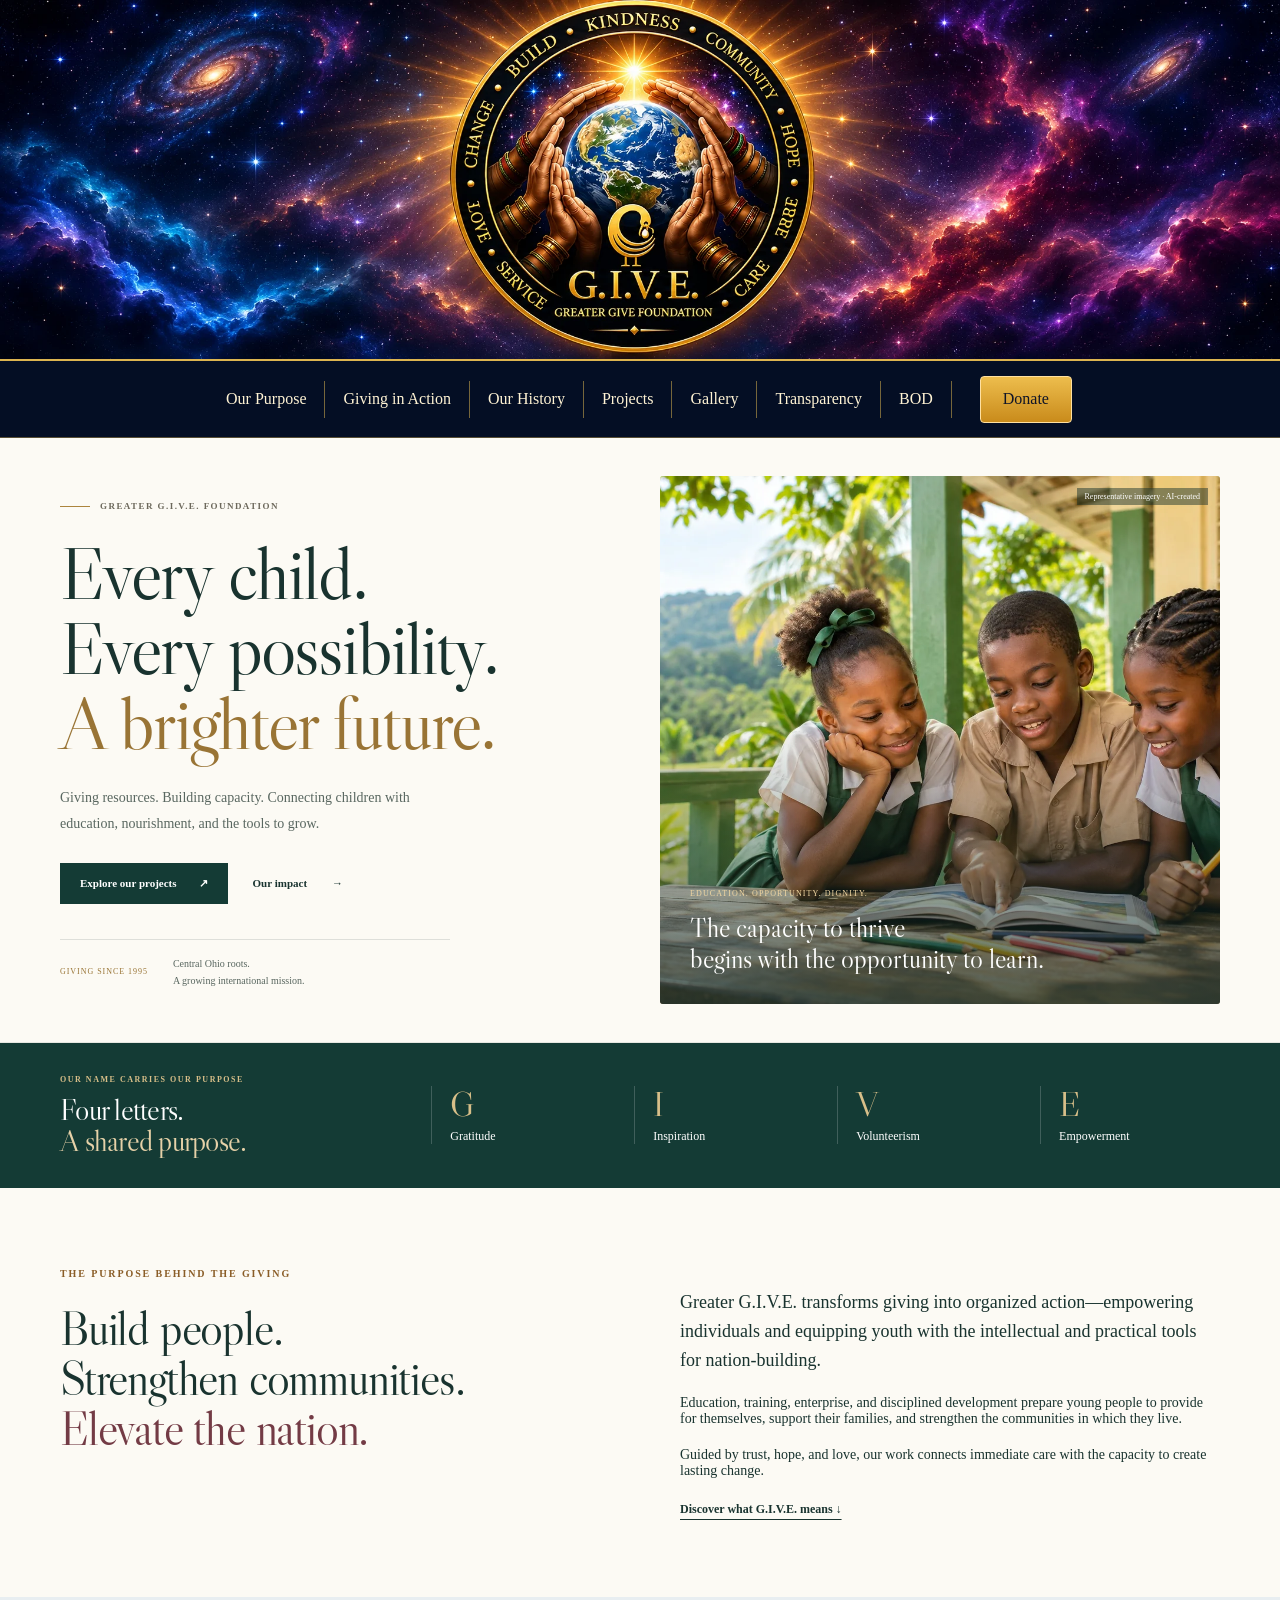
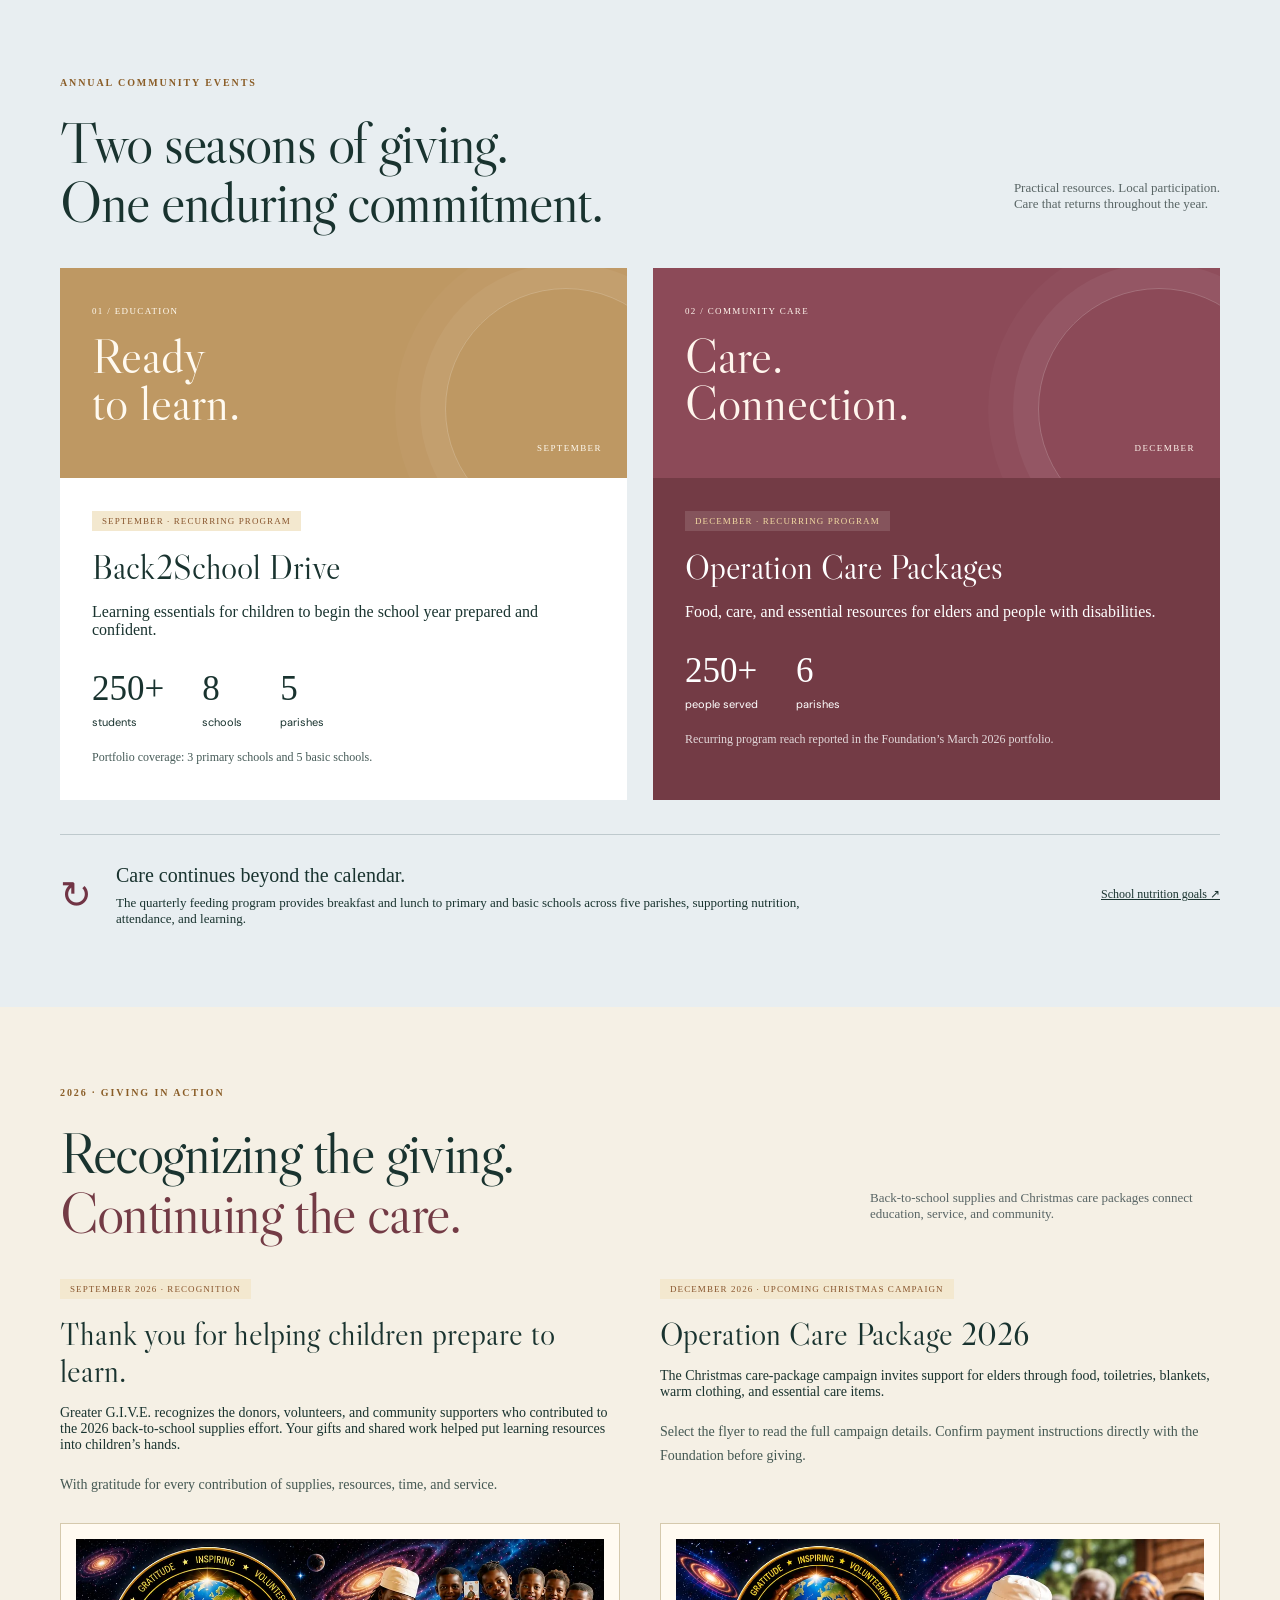
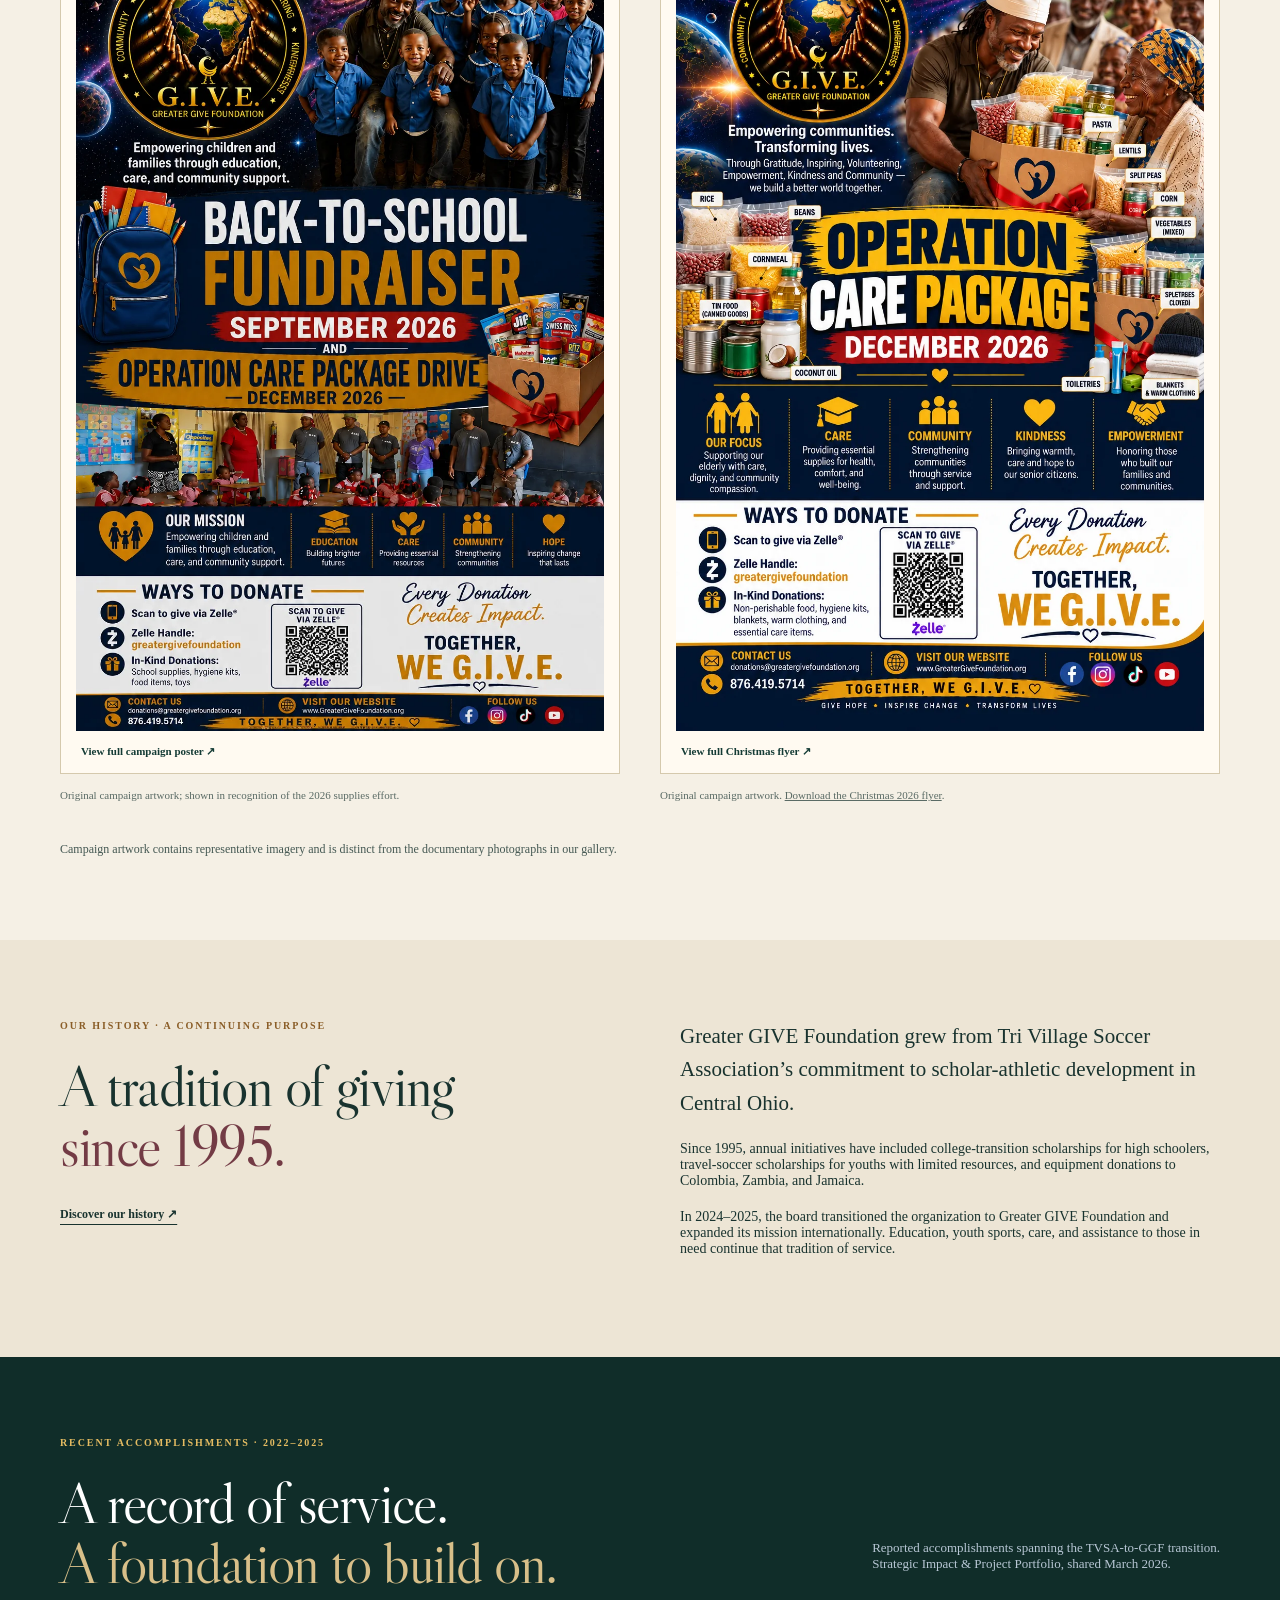
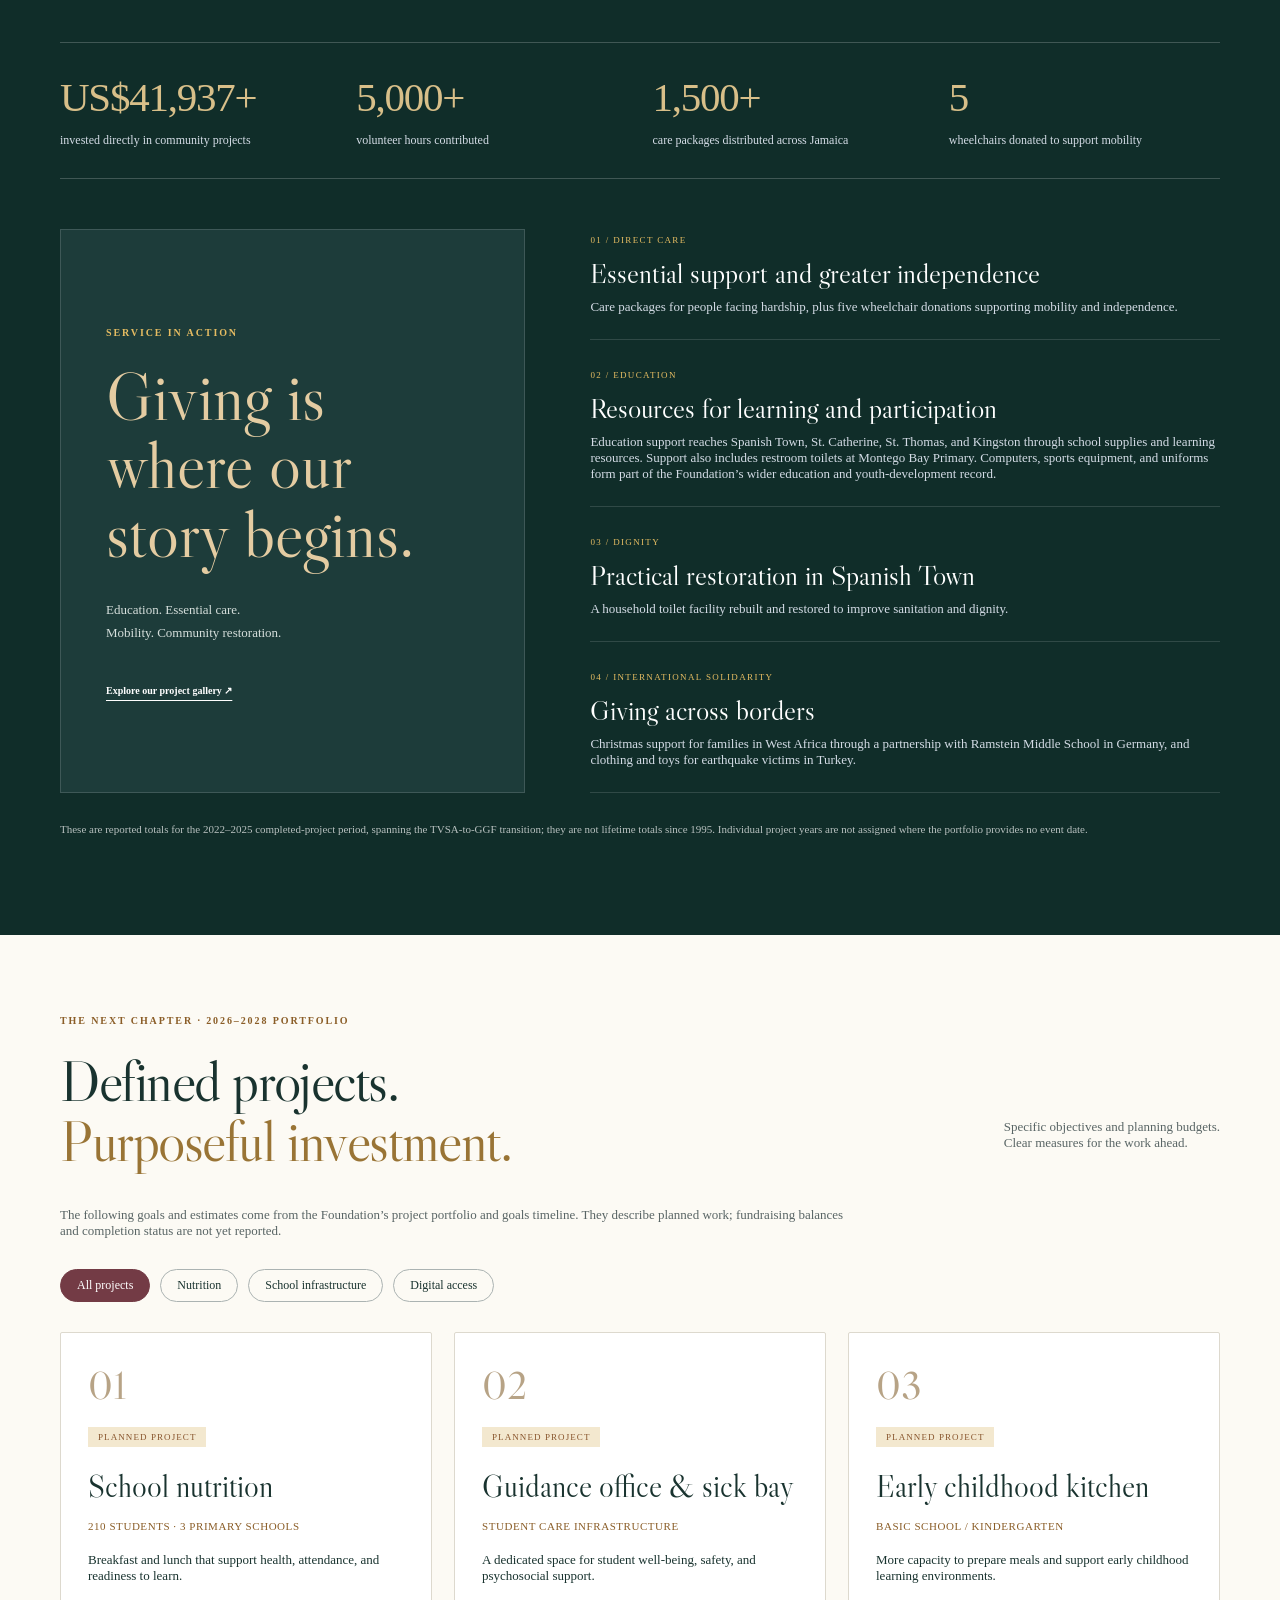
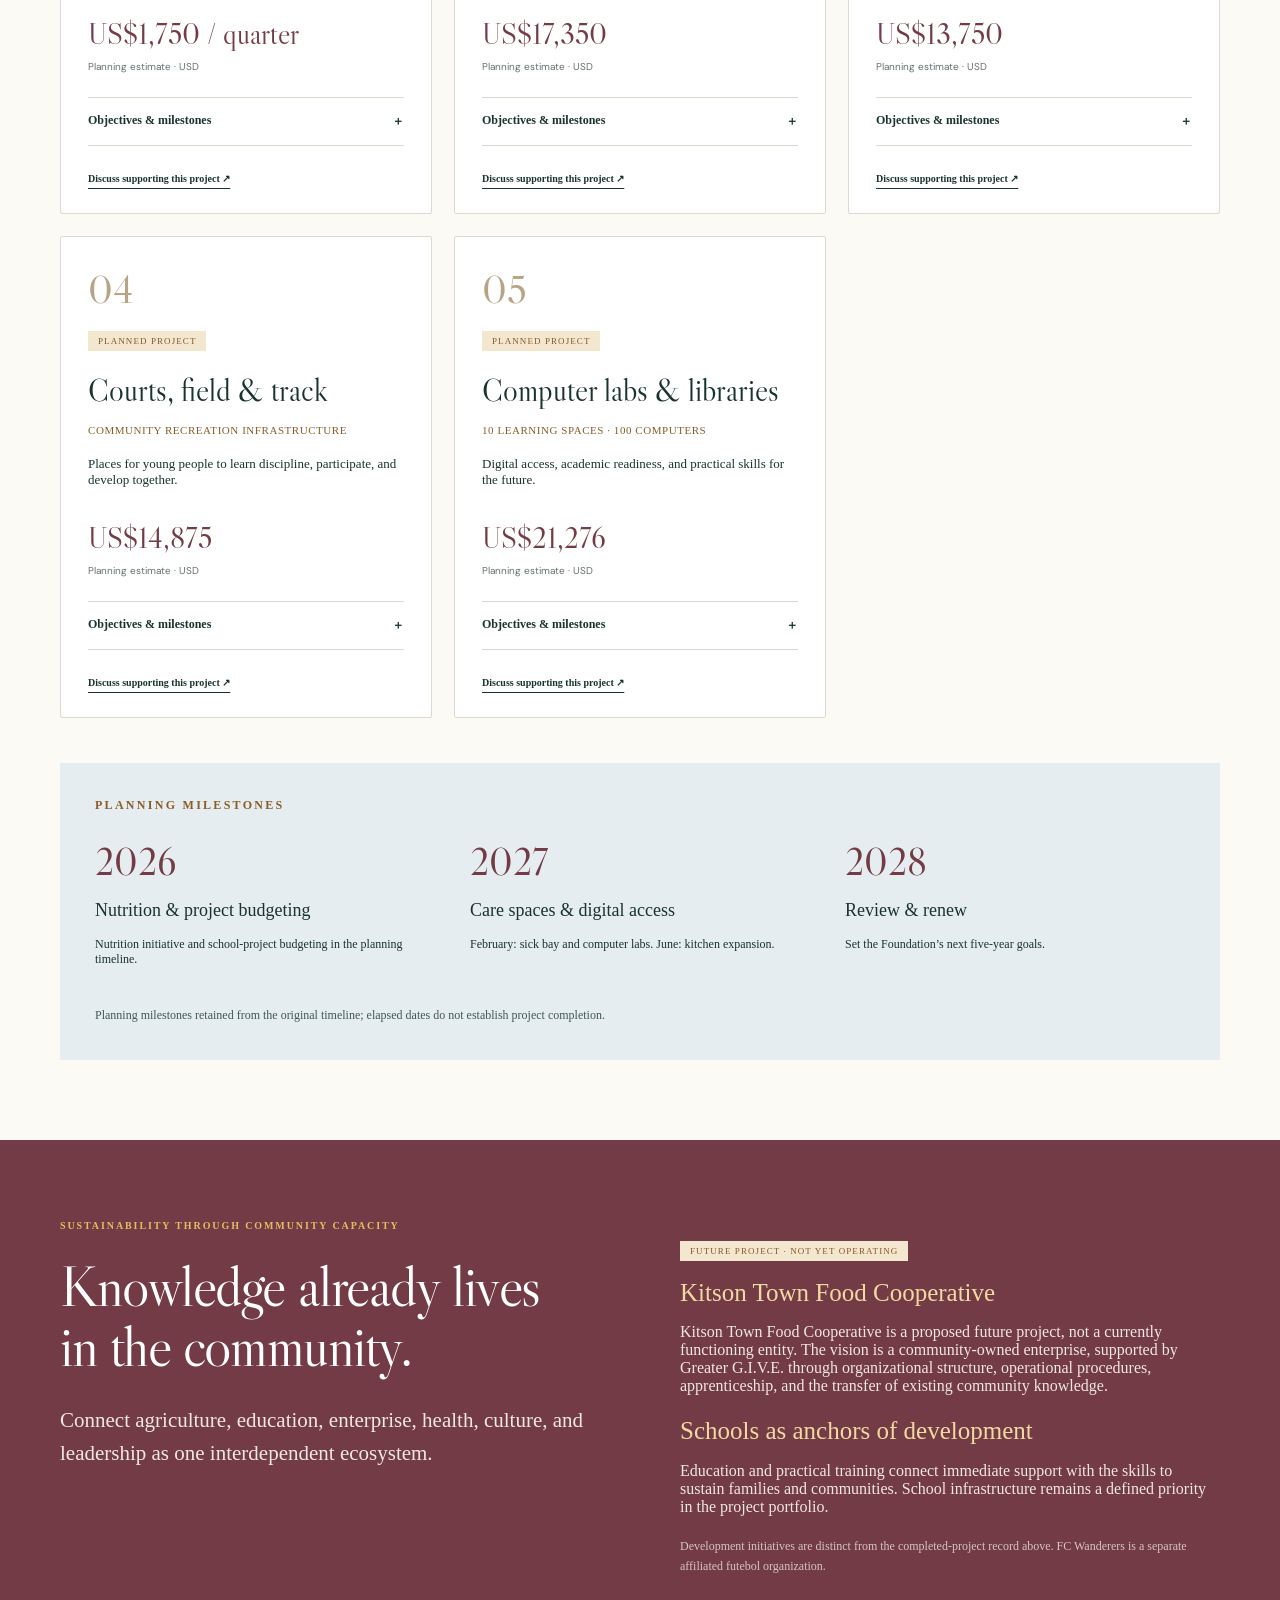
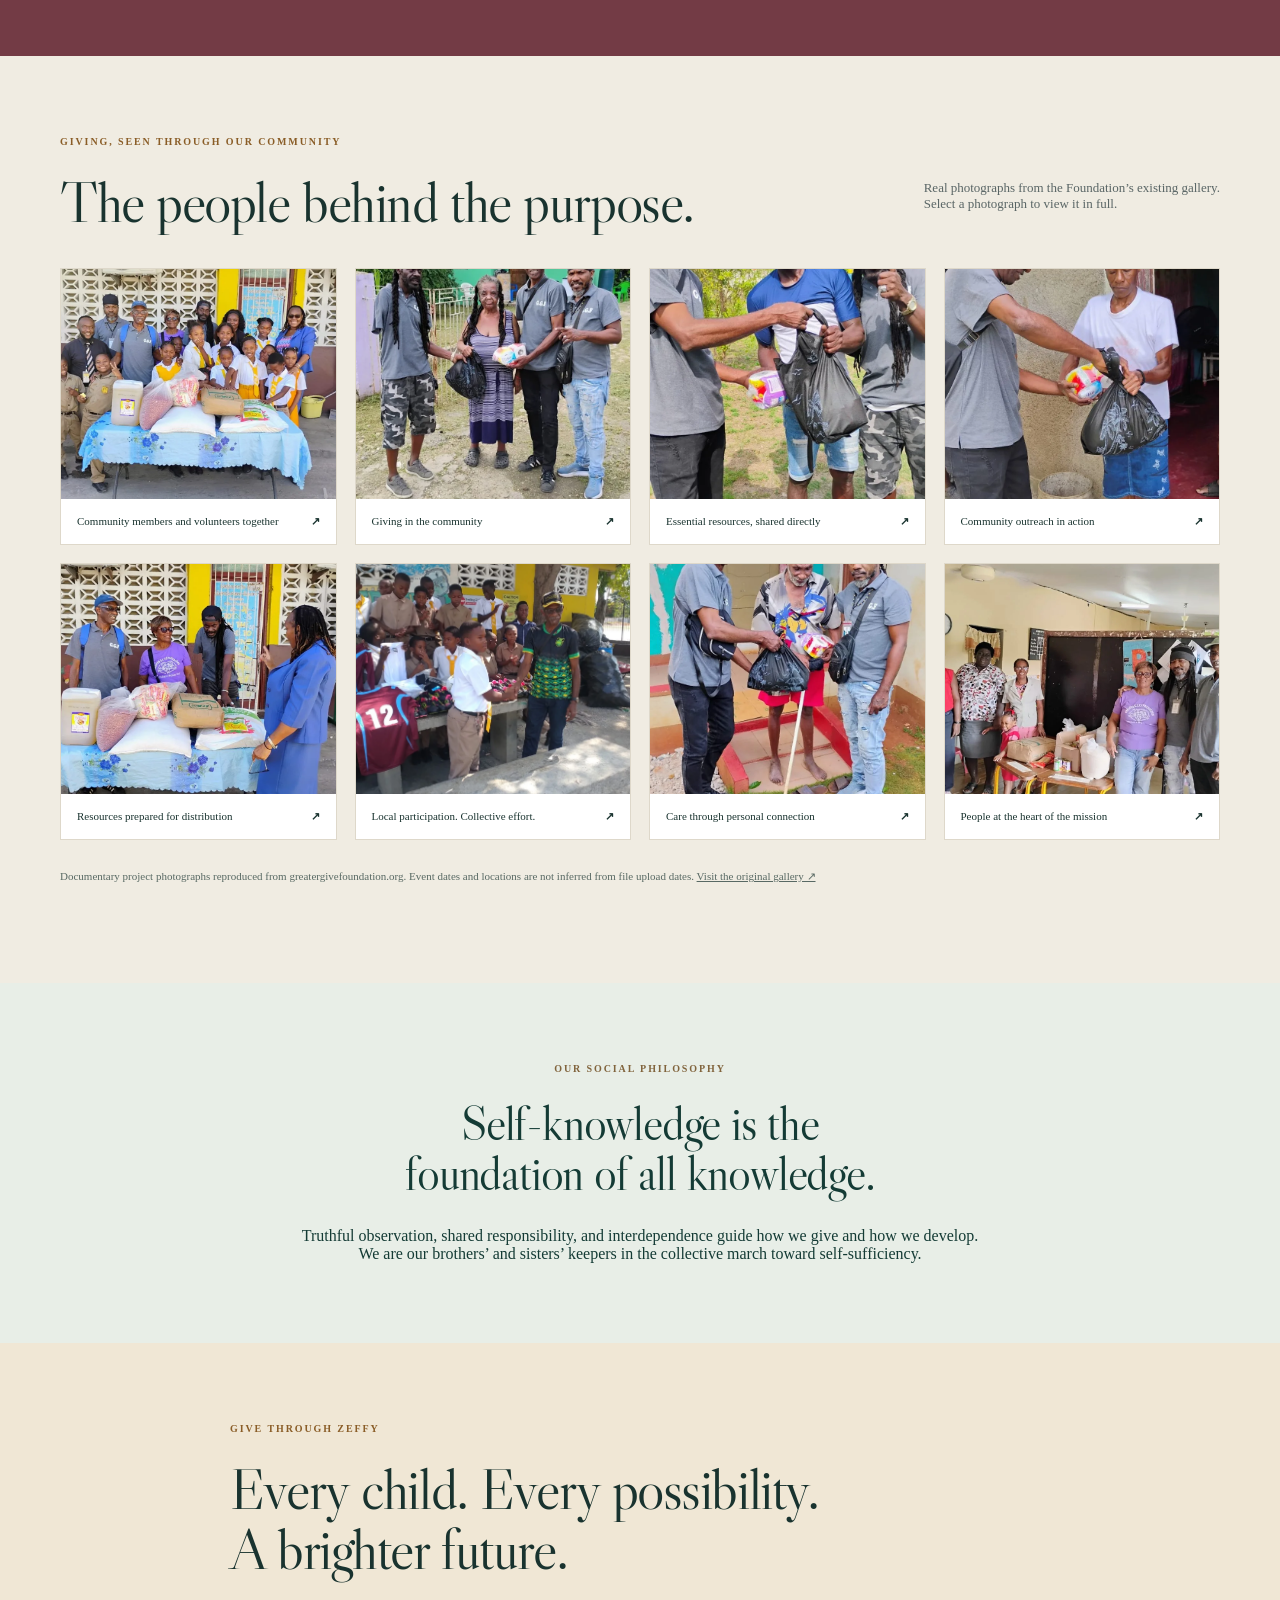
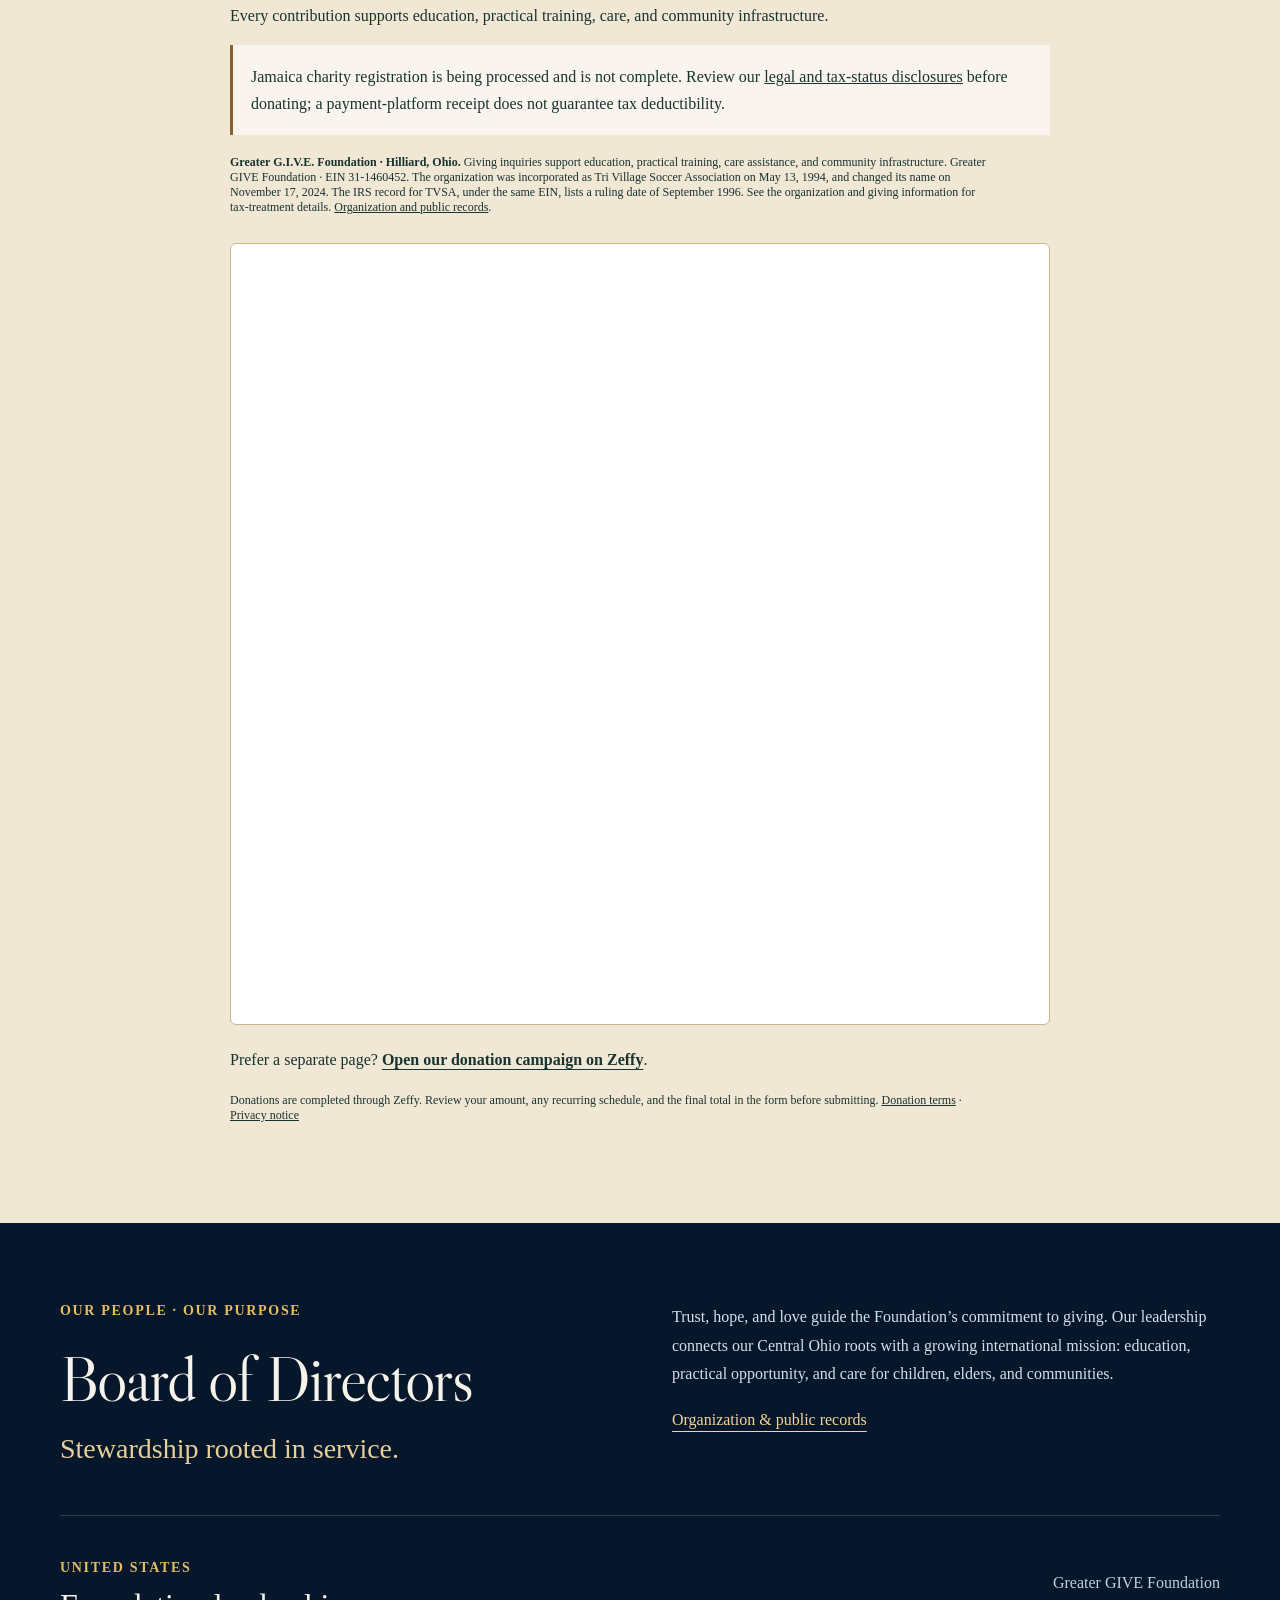
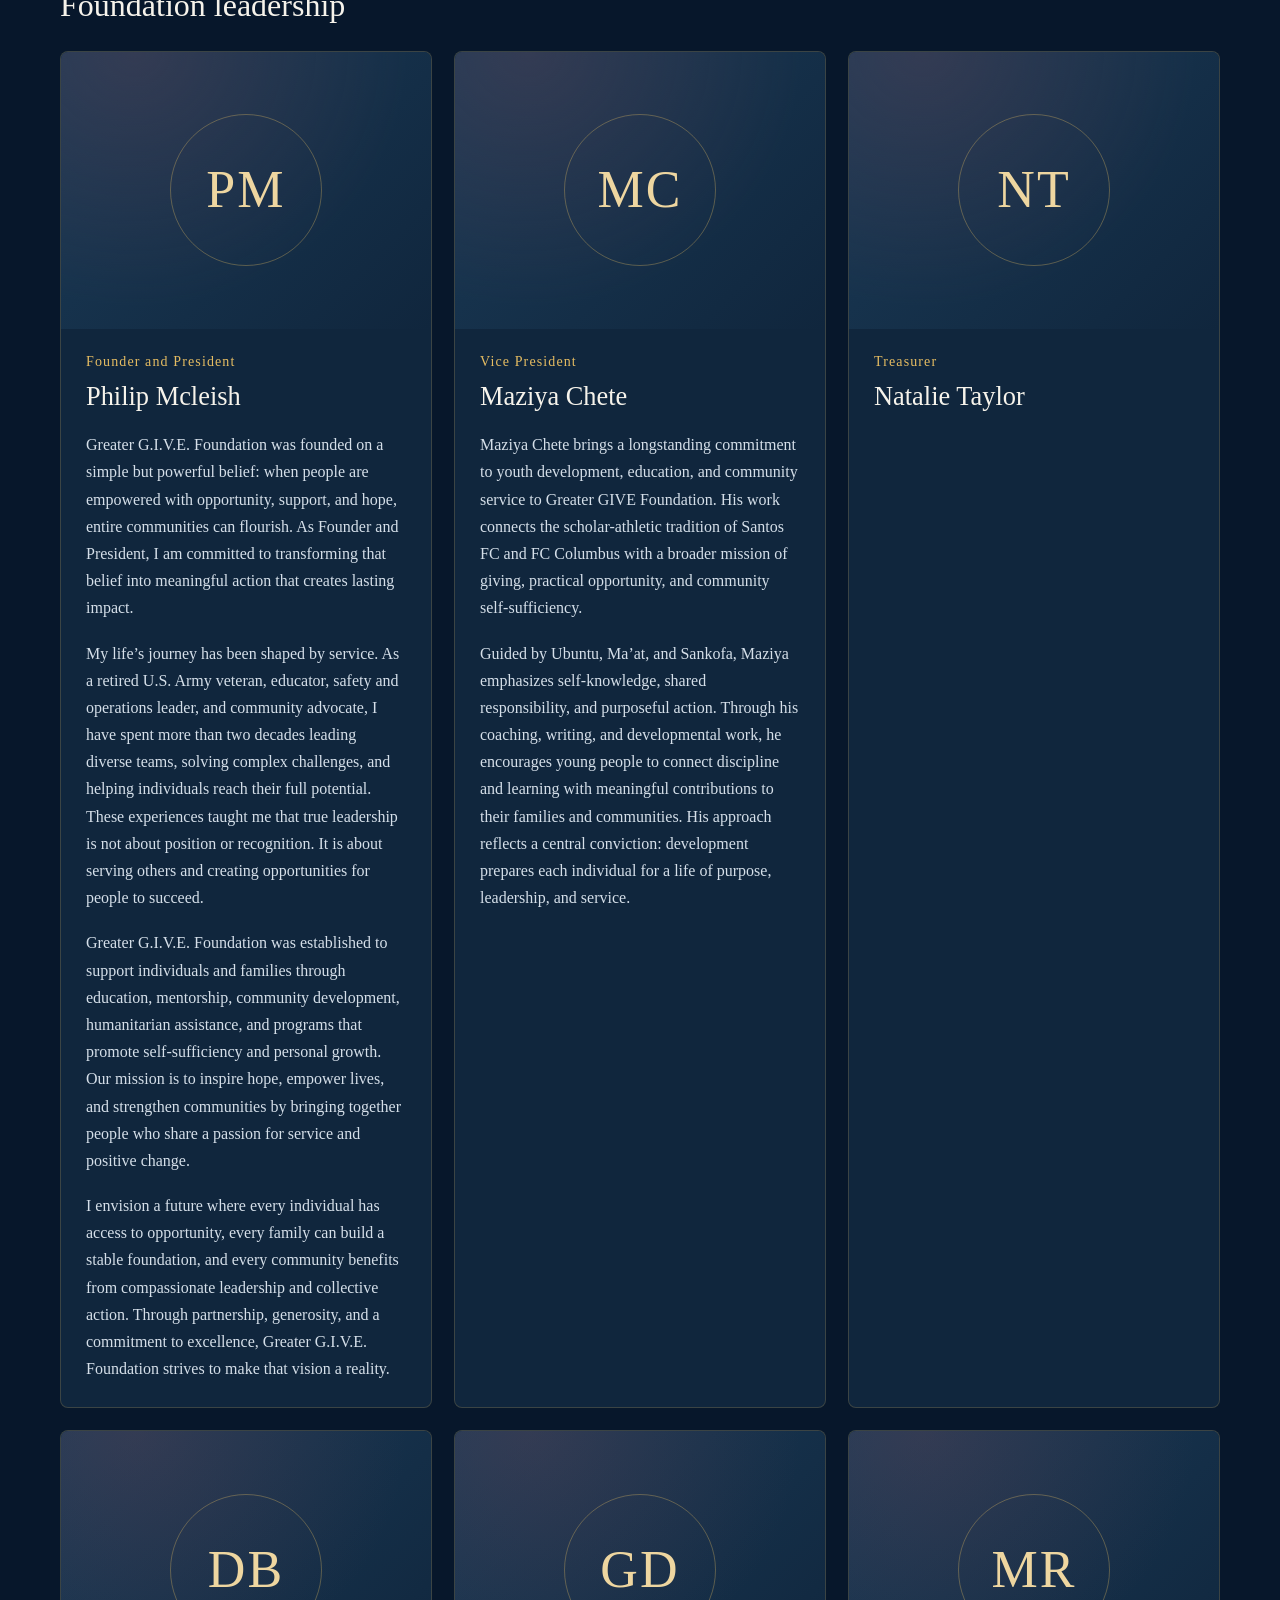
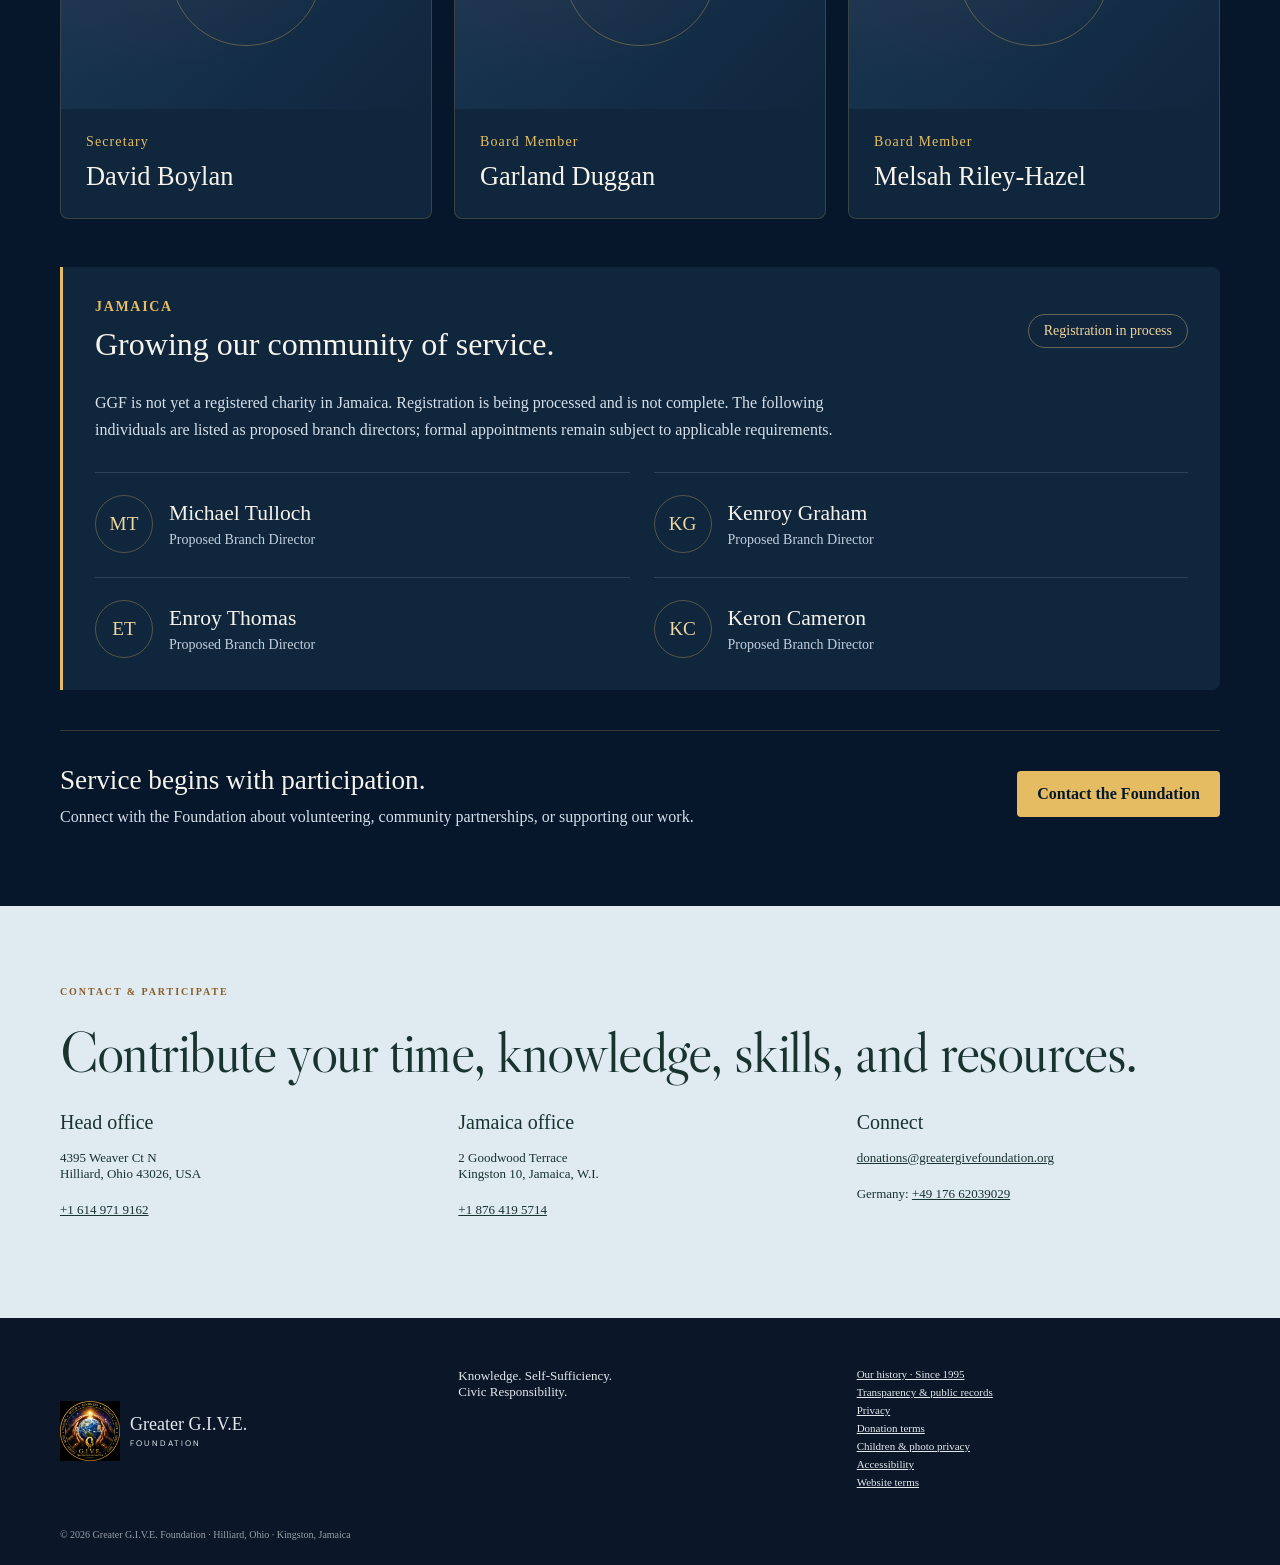
<file: index.html>
<!doctype html><html lang="en"><head><meta charset="utf-8"><meta name="viewport" content="width=device-width,initial-scale=1"><meta name="description" content="Greater G.I.V.E. Foundation: a tradition of giving since 1995, from Tri Village Soccer Association to international community care, education, and development."><title>Greater G.I.V.E. Foundation | Giving that builds capacity</title><link rel="icon" href="assets/logo.webp"><link rel="stylesheet" href="assets/style.css"><link rel="stylesheet" href="assets/board.css"><link rel="stylesheet" href="assets/accountability.css"></head><body>
<a class="skip" href="#mission">Skip to content</a>
<header class="cosmic-header" id="site-masthead"><a class="cosmic-art" href="#top" aria-label="Greater GIVE Foundation home"><img src="assets/cosmic-masthead.webp" alt="Greater GIVE Foundation seal: hands embracing Earth, surrounded by a luminous universe of stars and blue and burgundy nebulae" fetchpriority="high"></a><div class="cosmic-nav"><div class="wrap cosmic-nav-inner"><a class="cosmic-name" href="#top">Greater G.I.V.E. Foundation</a><button id="menu" class="menu" aria-expanded="false" aria-controls="navigation">Menu ☰</button><nav id="navigation" aria-label="Main navigation"><a href="#mission">Our Purpose</a><a href="#events">Giving in Action</a><a href="our-history.html">Our History</a><a href="#projects">Projects</a><a href="#gallery">Gallery</a><a href="transparency.html">Transparency</a><a href="#leadership" aria-label="BOD — Board of Directors">BOD</a><a class="nav-give" href="#donate">Donate</a></nav></div></div></header>
<main id="top"><section class="hero"><div class="wrap hero-layout"><div class="hero-editorial"><p class="eyebrow"><span class="gold-line"></span> Greater G.I.V.E. Foundation</p><h1>Every child.<br>Every possibility.<br><em>A brighter future.</em></h1><p class="hero-copy">Giving resources. Building capacity. Connecting children with education, nourishment, and the tools to grow.</p><div class="actions"><a class="btn" href="#projects">Explore our projects <span>↗</span></a><a class="hero-secondary" href="#history">Our impact <span>→</span></a></div><div class="hero-footnote"><span>GIVING SINCE 1995</span><p>Central Ohio roots.<br>A growing international mission.</p></div></div><figure class="hero-visual"><img src="assets/children-hero.webp" alt="Representative illustration of children learning together on a Caribbean school veranda" fetchpriority="high"><figcaption>Representative imagery · AI-created</figcaption><div class="image-note"><span>EDUCATION. OPPORTUNITY. DIGNITY.</span><p>The capacity to thrive<br>begins with the opportunity to learn.</p></div></figure></div></section>
<section class="section meaning" id="meaning"><div class="wrap"><div class="section-heading"><div><p class="eyebrow">Our name carries our purpose</p><h2>Four letters.<br><em>A shared purpose.</em></h2></div><p>“Giving back to the community will<br>inspire victory for everyone.”</p></div><div class="values-grid"><article><strong>G</strong><h3>Gratitude</h3><p>Recognize what we receive and express it through service.</p></article><article><strong>I</strong><h3>Inspiration</h3><p>Make possibility visible through purposeful action.</p></article><article><strong>V</strong><h3>Volunteerism</h3><p>Contribute time, knowledge, skills, and shared effort.</p></article><article><strong>E</strong><h3>Empowerment</h3><p>Build the capacity to provide, participate, and lead.</p></article></div></div></section><section class="section mission" id="mission"><div class="wrap split"><div><p class="eyebrow">The purpose behind the giving</p><h2>Build people.<br>Strengthen communities.<br><em>Elevate the nation.</em></h2></div><div class="mission-copy"><p class="large">Greater G.I.V.E. transforms giving into organized action—empowering individuals and equipping youth with the intellectual and practical tools for nation-building.</p><p>Education, training, enterprise, and disciplined development prepare young people to provide for themselves, support their families, and strengthen the communities in which they live.</p><p>Guided by trust, hope, and love, our work connects immediate care with the capacity to create lasting change.</p><a class="text-link" href="#meaning">Discover what G.I.V.E. means ↓</a></div></div></section>
<section class="section events" id="events"><div class="wrap"><div class="section-heading"><div><p class="eyebrow">Annual community events</p><h2>Two seasons of giving.<br>One enduring commitment.</h2></div><p>Practical resources. Local participation.<br>Care that returns throughout the year.</p></div><div class="event-grid"><article class="event-card"><div class="event-art school-art" aria-hidden="true"><span>01 / EDUCATION</span><strong>Ready<br>to learn.</strong><i>SEPTEMBER</i></div><div><span class="pill">September · Recurring program</span><h3>Back2School Drive</h3><p>Learning essentials for children to begin the school year prepared and confident.</p><div class="mini-stats"><strong>250+<small>students</small></strong><strong>8<small>schools</small></strong><strong>5<small>parishes</small></strong></div><p class="small">Portfolio coverage: 3 primary schools and 5 basic schools.</p></div></article><article class="event-card care"><div class="event-art care-art" aria-hidden="true"><span>02 / COMMUNITY CARE</span><strong>Care.<br>Connection.</strong><i>DECEMBER</i></div><div><span class="pill">December · Recurring program</span><h3>Operation Care Packages</h3><p>Food, care, and essential resources for elders and people with disabilities.</p><div class="mini-stats"><strong>250+<small>people served</small></strong><strong>6<small>parishes</small></strong></div><p class="small">Recurring program reach reported in the Foundation’s March 2026 portfolio.</p></div></article></div><div class="nutrition-note"><span class="round-icon">↻</span><div><h3>Care continues beyond the calendar.</h3><p>The quarterly feeding program provides breakfast and lunch to primary and basic schools across five parishes, supporting nutrition, attendance, and learning.</p></div><a href="#projects">School nutrition goals ↗</a></div></div></section>
<section class="section campaign-2026" id="campaigns-2026"><div class="wrap"><div class="section-heading"><div><p class="eyebrow">2026 · Giving in action</p><h2>Recognizing the giving.<br><em>Continuing the care.</em></h2></div><p>Back-to-school supplies and Christmas care packages connect education, service, and community.</p></div><div class="campaign-grid"><article class="campaign-item"><div class="campaign-copy"><span class="pill">September 2026 · Recognition</span><h3>Thank you for helping children prepare to learn.</h3><p>Greater G.I.V.E. recognizes the donors, volunteers, and community supporters who contributed to the 2026 back-to-school supplies effort. Your gifts and shared work helped put learning resources into children’s hands.</p><p class="small">With gratitude for every contribution of supplies, resources, time, and service.</p></div><button class="campaign-poster" data-photo="assets/back-to-school-2026.webp" data-caption="2026 Back-to-School campaign artwork" aria-label="View full 2026 back-to-school campaign poster"><img src="assets/back-to-school-2026.webp" alt="Greater GIVE Foundation campaign poster: Back-to-School Fundraiser, September 2026, and Operation Care Package Drive, December 2026" loading="lazy"><span>View full campaign poster ↗</span></button><p class="source-note">Original campaign artwork; shown in recognition of the 2026 supplies effort.</p></article><article class="campaign-item"><div class="campaign-copy"><span class="pill">December 2026 · Upcoming Christmas campaign</span><h3>Operation Care Package 2026</h3><p>The Christmas care-package campaign invites support for elders through food, toiletries, blankets, warm clothing, and essential care items.</p><p class="small">Select the flyer to read the full campaign details. Confirm payment instructions directly with the Foundation before giving.</p></div><button class="campaign-poster" data-photo="assets/christmas-care-2026.webp" data-caption="Operation Care Package — December 2026 campaign flyer" aria-label="View full December 2026 Christmas care-package flyer"><img src="assets/christmas-care-2026.webp" alt="Operation Care Package December 2026 flyer listing food and care items, in-kind donations, and Foundation contact details" loading="lazy"><span>View full Christmas flyer ↗</span></button><p class="source-note">Original campaign artwork. <a href="assets/christmas-care-2026.webp" download>Download the Christmas 2026 flyer</a>.</p></article></div><p class="small">Campaign artwork contains representative imagery and is distinct from the documentary photographs in our gallery.</p></div></section><section class="section heritage" id="heritage"><div class="wrap split"><div><p class="eyebrow">Our history · A continuing purpose</p><h2>A tradition of giving<br><em>since 1995.</em></h2><a class="text-link" href="our-history.html">Discover our history ↗</a></div><div><p class="large">Greater GIVE Foundation grew from Tri Village Soccer Association’s commitment to scholar-athletic development in Central Ohio.</p><p>Since 1995, annual initiatives have included college-transition scholarships for high schoolers, travel-soccer scholarships for youths with limited resources, and equipment donations to Colombia, Zambia, and Jamaica.</p><p>In 2024–2025, the board transitioned the organization to Greater GIVE Foundation and expanded its mission internationally. Education, youth sports, care, and assistance to those in need continue that tradition of service.</p></div></div></section><section class="section impact" id="history"><div class="wrap"><p class="eyebrow">Recent accomplishments · 2022–2025</p><div class="section-heading"><h2>A record of service.<br><em>A foundation to build on.</em></h2><p>Reported accomplishments spanning the TVSA-to-GGF transition.<br>Strategic Impact &amp; Project Portfolio, shared March 2026.</p></div><div class="impact-grid"><div><strong>US$41,937+</strong><span>invested directly in community projects</span></div><div><strong>5,000+</strong><span>volunteer hours contributed</span></div><div><strong>1,500+</strong><span>care packages distributed across Jamaica</span></div><div><strong>5</strong><span>wheelchairs donated to support mobility</span></div></div><div class="history-layout"><div class="history-statement"><p class="eyebrow">Service in action</p><strong>Giving is<br>where our<br>story begins.</strong><p>Education. Essential care.<br>Mobility. Community restoration.</p><a class="text-link" href="#gallery">Explore our project gallery ↗</a></div><div class="history-list"><article><span>01 / DIRECT CARE</span><h3>Essential support and greater independence</h3><p>Care packages for people facing hardship, plus five wheelchair donations supporting mobility and independence.</p></article><article><span>02 / EDUCATION</span><h3>Resources for learning and participation</h3><p>Education support reaches Spanish Town, St. Catherine, St. Thomas, and Kingston through school supplies and learning resources. Support also includes restroom toilets at Montego Bay Primary. Computers, sports equipment, and uniforms form part of the Foundation’s wider education and youth-development record.</p></article><article><span>03 / DIGNITY</span><h3>Practical restoration in Spanish Town</h3><p>A household toilet facility rebuilt and restored to improve sanitation and dignity.</p></article><article><span>04 / INTERNATIONAL SOLIDARITY</span><h3>Giving across borders</h3><p>Christmas support for families in West Africa through a partnership with Ramstein Middle School in Germany, and clothing and toys for earthquake victims in Turkey.</p></article></div></div><p class="source-note">These are reported totals for the 2022–2025 completed-project period, spanning the TVSA-to-GGF transition; they are not lifetime totals since 1995. Individual project years are not assigned where the portfolio provides no event date.</p></div></section>

<section class="section projects" id="projects"><div class="wrap"><div class="section-heading"><div><p class="eyebrow">The next chapter · 2026–2028 portfolio</p><h2>Defined projects.<br><em>Purposeful investment.</em></h2></div><p>Specific objectives and planning budgets.<br>Clear measures for the work ahead.</p></div><p class="project-context">The following goals and estimates come from the Foundation’s project portfolio and goals timeline. They describe planned work; fundraising balances and completion status are not yet reported.</p><div class="filters" role="group" aria-label="Filter planned projects"><button class="active" data-filter="all" aria-pressed="true">All projects</button><button data-filter="nutrition" aria-pressed="false">Nutrition</button><button data-filter="school" aria-pressed="false">School infrastructure</button><button data-filter="digital" aria-pressed="false">Digital access</button></div><p id="filter-status" class="sr-only" aria-live="polite">Showing 5 projects</p><div class="project-grid"><article class="project-card" data-category="nutrition"><span class="project-no">01</span><span class="pill">Planned project</span><h3>School nutrition</h3><p class="target">210 students · 3 primary schools</p><p>Breakfast and lunch that support health, attendance, and readiness to learn.</p><div class="budget">US$1,750 / quarter<small>Planning estimate · USD</small></div><details><summary>Objectives &amp; milestones <span>＋</span></summary><p><strong>Objective:</strong> Establish breakfast and lunch provision for 210 students in three primary schools.</p><p><strong>Schedule:</strong> April 2026 planning milestone. These are planning dates, not confirmation of delivery.</p><p><strong>Measure of success:</strong> Quarterly meal provision and student participation.</p></details><a href="mailto:donations@greatergivefoundation.org?subject=Project%20inquiry%3A%20nutrition" class="text-link">Discuss supporting this project ↗</a></article><article class="project-card" data-category="school"><span class="project-no">02</span><span class="pill">Planned project</span><h3>Guidance office & sick bay</h3><p class="target">Student care infrastructure</p><p>A dedicated space for student well-being, safety, and psychosocial support.</p><div class="budget">US$17,350<small>Planning estimate · USD</small></div><details><summary>Objectives &amp; milestones <span>＋</span></summary><p><strong>Objective:</strong> Construct a guidance counselor office and sick bay at a primary school.</p><p><strong>Schedule:</strong> February 2027 planning milestone. These are planning dates, not confirmation of delivery.</p><p><strong>Measure of success:</strong> Completion of both facilities and readiness for student use.</p></details><a href="mailto:donations@greatergivefoundation.org?subject=Project%20inquiry%3A%20wellbeing" class="text-link">Discuss supporting this project ↗</a></article><article class="project-card" data-category="school"><span class="project-no">03</span><span class="pill">Planned project</span><h3>Early childhood kitchen</h3><p class="target">Basic school / kindergarten</p><p>More capacity to prepare meals and support early childhood learning environments.</p><div class="budget">US$13,750<small>Planning estimate · USD</small></div><details><summary>Objectives &amp; milestones <span>＋</span></summary><p><strong>Objective:</strong> Enlarge a basic school or kindergarten kitchen to improve food preparation capacity.</p><p><strong>Schedule:</strong> June 2027 planning milestone. These are planning dates, not confirmation of delivery.</p><p><strong>Measure of success:</strong> Kitchen expansion and improved meal preparation capacity.</p></details><a href="mailto:donations@greatergivefoundation.org?subject=Project%20inquiry%3A%20kitchen" class="text-link">Discuss supporting this project ↗</a></article><article class="project-card" data-category="school"><span class="project-no">04</span><span class="pill">Planned project</span><h3>Courts, field & track</h3><p class="target">Community recreation infrastructure</p><p>Places for young people to learn discipline, participate, and develop together.</p><div class="budget">US$14,875<small>Planning estimate · USD</small></div><details><summary>Objectives &amp; milestones <span>＋</span></summary><p><strong>Objective:</strong> Resurface a netball court and improve a futebol field and track.</p><p><strong>Schedule:</strong> 2026–2028 project portfolio. These are planning dates, not confirmation of delivery.</p><p><strong>Measure of success:</strong> Completion of the listed resurfacing and field/track works.</p></details><a href="mailto:donations@greatergivefoundation.org?subject=Project%20inquiry%3A%20sport" class="text-link">Discuss supporting this project ↗</a></article><article class="project-card" data-category="digital"><span class="project-no">05</span><span class="pill">Planned project</span><h3>Computer labs & libraries</h3><p class="target">10 learning spaces · 100 computers</p><p>Digital access, academic readiness, and practical skills for the future.</p><div class="budget">US$21,276<small>Planning estimate · USD</small></div><details><summary>Objectives &amp; milestones <span>＋</span></summary><p><strong>Objective:</strong> Establish ten computer labs/libraries with a total of 100 computers, desks, chairs, and supplies.</p><p><strong>Schedule:</strong> February 2027 planning milestone. These are planning dates, not confirmation of delivery.</p><p><strong>Measure of success:</strong> Learning spaces equipped and computers installed.</p></details><a href="mailto:donations@greatergivefoundation.org?subject=Project%20inquiry%3A%20digital" class="text-link">Discuss supporting this project ↗</a></article></div><div class="roadmap"><p class="eyebrow">Planning milestones</p><div><article><span>2026</span><h3>Nutrition &amp; project budgeting</h3><p>Nutrition initiative and school-project budgeting in the planning timeline.</p></article><article><span>2027</span><h3>Care spaces &amp; digital access</h3><p>February: sick bay and computer labs. June: kitchen expansion.</p></article><article><span>2028</span><h3>Review &amp; renew</h3><p>Set the Foundation’s next five-year goals.</p></article></div><p class="small">Planning milestones retained from the original timeline; elapsed dates do not establish project completion.</p></div></div></section>
<section class="section community" id="community"><div class="wrap split"><div><p class="eyebrow">Sustainability through community capacity</p><h2>Knowledge already lives<br>in the community.</h2><p class="large">Connect agriculture, education, enterprise, health, culture, and leadership as one interdependent ecosystem.</p></div><div><span class="pill">Future project · Not yet operating</span><h3 style="margin-top:16px">Kitson Town Food Cooperative</h3><p>Kitson Town Food Cooperative is a proposed future project, not a currently functioning entity. The vision is a community-owned enterprise, supported by Greater G.I.V.E. through organizational structure, operational procedures, apprenticeship, and the transfer of existing community knowledge.</p><h3>Schools as anchors of development</h3><p>Education and practical training connect immediate support with the skills to sustain families and communities. School infrastructure remains a defined priority in the project portfolio.</p><p class="small">Development initiatives are distinct from the completed-project record above. FC Wanderers is a separate affiliated futebol organization.</p></div></div></section>
<section class="section gallery" id="gallery"><div class="wrap"><div class="section-heading"><div><p class="eyebrow">Giving, seen through our community</p><h2>The people behind the purpose.</h2></div><p>Real photographs from the Foundation’s existing gallery.<br>Select a photograph to view it in full.</p></div><div class="photo-grid"><button class="photo-tile" data-photo="assets/photos/project-0.webp" data-caption="Community members and volunteers together" aria-label="Enlarge photograph: Community members and volunteers together"><img src="assets/photos/project-0.webp" alt="Community members and volunteers together" loading="lazy"><span>Community members and volunteers together <b>↗</b></span></button><button class="photo-tile" data-photo="assets/photos/project-17.webp" data-caption="Giving in the community" aria-label="Enlarge photograph: Giving in the community"><img src="assets/photos/project-17.webp" alt="Giving in the community" loading="lazy"><span>Giving in the community <b>↗</b></span></button><button class="photo-tile" data-photo="assets/photos/project-25.webp" data-caption="Essential resources, shared directly" aria-label="Enlarge photograph: Essential resources, shared directly"><img src="assets/photos/project-25.webp" alt="Essential resources, shared directly" loading="lazy"><span>Essential resources, shared directly <b>↗</b></span></button><button class="photo-tile" data-photo="assets/photos/project-39.webp" data-caption="Community outreach in action" aria-label="Enlarge photograph: Community outreach in action"><img src="assets/photos/project-39.webp" alt="Community outreach in action" loading="lazy"><span>Community outreach in action <b>↗</b></span></button><button class="photo-tile" data-photo="assets/photos/project-41.webp" data-caption="Resources prepared for distribution" aria-label="Enlarge photograph: Resources prepared for distribution"><img src="assets/photos/project-41.webp" alt="Resources prepared for distribution" loading="lazy"><span>Resources prepared for distribution <b>↗</b></span></button><button class="photo-tile" data-photo="assets/photos/project-44.webp" data-caption="Local participation. Collective effort." aria-label="Enlarge photograph: Local participation. Collective effort."><img src="assets/photos/project-44.webp" alt="Local participation. Collective effort." loading="lazy"><span>Local participation. Collective effort. <b>↗</b></span></button><button class="photo-tile" data-photo="assets/photos/project-19.webp" data-caption="Care through personal connection" aria-label="Enlarge photograph: Care through personal connection"><img src="assets/photos/project-19.webp" alt="Care through personal connection" loading="lazy"><span>Care through personal connection <b>↗</b></span></button><button class="photo-tile" data-photo="assets/photos/project-49.webp" data-caption="People at the heart of the mission" aria-label="Enlarge photograph: People at the heart of the mission"><img src="assets/photos/project-49.webp" alt="People at the heart of the mission" loading="lazy"><span>People at the heart of the mission <b>↗</b></span></button></div><p class="source-note">Documentary project photographs reproduced from greatergivefoundation.org. Event dates and locations are not inferred from file upload dates. <a href="https://greatergivefoundation.org/gallery/" target="_blank" rel="noopener">Visit the original gallery ↗</a></p></div></section>
<section class="section philosophy" id="philosophy"><div class="wrap"><p class="eyebrow">Our social philosophy</p><h2>Self-knowledge is the<br>foundation of all knowledge.</h2><p>Truthful observation, shared responsibility, and interdependence guide how we give and how we develop. We are our brothers’ and sisters’ keepers in the collective march toward self-sufficiency.</p></div></section>
<section class="section donate-section" id="donate"><div class="wrap"><div class="eyebrow">Give through Zeffy</div><h2>Every child. Every possibility.<br>A brighter future.</h2><p>Every contribution supports education, practical training, care, and community infrastructure.</p><p class="giving-disclosure">Jamaica charity registration is being processed and is not complete. Review our <a href="transparency.html#status">legal and tax-status disclosures</a> before donating; a payment-platform receipt does not guarantee tax deductibility.</p><p class="note"><strong>Greater G.I.V.E. Foundation · Hilliard, Ohio.</strong> Giving inquiries support education, practical training, care assistance, and community infrastructure. Greater GIVE Foundation · EIN 31-1460452. The organization was incorporated as Tri Village Soccer Association on May 13, 1994, and changed its name on November 17, 2024. The IRS record for TVSA, under the same EIN, lists a ruling date of September 1996. See the organization and giving information for tax-treatment details. <a href="transparency.html#status">Organization and public records</a>.</p><div class="zeffy-panel">
<div data-zeffy-embed data-form-url="/embed/donation-form/every-child-every-possibility-a-brighter-future"></div>
<div data-zeffy-embed-fallback style="display:none;">
<div class="zeffy-fallback-frame"><iframe title="Donation form powered by Zeffy" data-zeffy-embed-src="https://www.zeffy.com/embed/donation-form/every-child-every-possibility-a-brighter-future" allowpaymentrequest allowTransparency="true"></iframe></div>
</div>
<script src="https://www.zeffy.com/embed/v2/zeffy-embed.js" onerror="document.querySelectorAll('[data-zeffy-embed-fallback]').forEach(function(el){el.style.display='block';el.querySelectorAll('iframe[data-zeffy-embed-src]').forEach(function(f){f.src=f.getAttribute('data-zeffy-embed-src');});});"></script>
</div><p class="zeffy-help">Prefer a separate page? <a href="https://www.zeffy.com/en-US/donation-form/every-child-every-possibility-a-brighter-future" target="_blank" rel="noopener">Open our donation campaign on Zeffy</a>.</p><p class="note">Donations are completed through Zeffy. Review your amount, any recurring schedule, and the final total in the form before submitting. <a href="transparency.html#giving">Donation terms</a> · <a href="transparency.html#privacy">Privacy notice</a></p></div></section><section class="section board-section" id="leadership" aria-labelledby="board-title"><div class="wrap"><div class="board-intro"><div><p class="eyebrow">Our people · Our purpose</p><h2 id="board-title">Board of Directors</h2><p class="board-deck">Stewardship rooted in service.</p></div><div class="board-intro-copy"><p>Trust, hope, and love guide the Foundation’s commitment to giving. Our leadership connects our Central Ohio roots with a growing international mission: education, practical opportunity, and care for children, elders, and communities.</p><a class="board-records" href="transparency.html#status">Organization &amp; public records</a></div></div><div class="board-group"><div class="board-group-heading"><div><p class="eyebrow">United States</p><h3>Foundation leadership</h3></div><p>Greater GIVE Foundation</p></div><div class="director-grid"><article class="director-card"><div class="director-portrait" aria-hidden="true"><span>PM</span></div><div class="director-copy"><p class="director-role">Founder and President</p><h4>Philip Mcleish</h4><div class="director-statement" aria-label="Statement from the Founder and President"><p class="director-bio">Greater G.I.V.E. Foundation was founded on a simple but powerful belief: when people are empowered with opportunity, support, and hope, entire communities can flourish. As Founder and President, I am committed to transforming that belief into meaningful action that creates lasting impact.</p><p class="director-bio">My life’s journey has been shaped by service. As a retired U.S. Army veteran, educator, safety and operations leader, and community advocate, I have spent more than two decades leading diverse teams, solving complex challenges, and helping individuals reach their full potential. These experiences taught me that true leadership is not about position or recognition. It is about serving others and creating opportunities for people to succeed.</p><p class="director-bio">Greater G.I.V.E. Foundation was established to support individuals and families through education, mentorship, community development, humanitarian assistance, and programs that promote self-sufficiency and personal growth. Our mission is to inspire hope, empower lives, and strengthen communities by bringing together people who share a passion for service and positive change.</p><p class="director-bio">I envision a future where every individual has access to opportunity, every family can build a stable foundation, and every community benefits from compassionate leadership and collective action. Through partnership, generosity, and a commitment to excellence, Greater G.I.V.E. Foundation strives to make that vision a reality.</p></div></div></article><article class="director-card"><div class="director-portrait" aria-hidden="true"><span>MC</span></div><div class="director-copy"><p class="director-role">Vice President</p><h4>Maziya Chete</h4><p class="director-bio">Maziya Chete brings a longstanding commitment to youth development, education, and community service to Greater GIVE Foundation. His work connects the scholar-athletic tradition of Santos FC and FC Columbus with a broader mission of giving, practical opportunity, and community self-sufficiency.</p><p class="director-bio">Guided by Ubuntu, Ma’at, and Sankofa, Maziya emphasizes self-knowledge, shared responsibility, and purposeful action. Through his coaching, writing, and developmental work, he encourages young people to connect discipline and learning with meaningful contributions to their families and communities. His approach reflects a central conviction: development prepares each individual for a life of purpose, leadership, and service.</p></div></article><article class="director-card"><div class="director-portrait" aria-hidden="true"><span>NT</span></div><div class="director-copy"><p class="director-role">Treasurer</p><h4>Natalie Taylor</h4></div></article><article class="director-card"><div class="director-portrait" aria-hidden="true"><span>DB</span></div><div class="director-copy"><p class="director-role">Secretary</p><h4>David Boylan</h4></div></article><article class="director-card"><div class="director-portrait" aria-hidden="true"><span>GD</span></div><div class="director-copy"><p class="director-role">Board Member</p><h4>Garland Duggan</h4></div></article><article class="director-card"><div class="director-portrait" aria-hidden="true"><span>MR</span></div><div class="director-copy"><p class="director-role">Board Member</p><h4>Melsah Riley-Hazel</h4></div></article></div></div><div class="board-jamaica"><div class="board-group-heading"><div><p class="eyebrow">Jamaica</p><h3>Growing our community of service.</h3></div><span class="board-status">Registration in process</span></div><p class="board-branch-note">GGF is not yet a registered charity in Jamaica. Registration is being processed and is not complete. The following individuals are listed as proposed branch directors; formal appointments remain subject to applicable requirements.</p><div class="branch-grid"><article class="branch-director"><span class="branch-initials" aria-hidden="true">MT</span><div><h4>Michael Tulloch</h4><p>Proposed Branch Director</p></div></article><article class="branch-director"><span class="branch-initials" aria-hidden="true">KG</span><div><h4>Kenroy Graham</h4><p>Proposed Branch Director</p></div></article><article class="branch-director"><span class="branch-initials" aria-hidden="true">ET</span><div><h4>Enroy Thomas</h4><p>Proposed Branch Director</p></div></article><article class="branch-director"><span class="branch-initials" aria-hidden="true">KC</span><div><h4>Keron Cameron</h4><p>Proposed Branch Director</p></div></article></div></div><div class="board-invitation"><div><h3>Service begins with participation.</h3><p>Connect with the Foundation about volunteering, community partnerships, or supporting our work.</p></div><a href="mailto:donations@greatergivefoundation.org">Contact the Foundation</a></div></div></section><section class="section alt" id="contact"><div class="wrap"><div class="eyebrow">Contact & participate</div><h2>Contribute your time, knowledge, skills, and resources.</h2><div class="contact-grid"><div><h3>Head office</h3><p>4395 Weaver Ct N<br>Hilliard, Ohio 43026, USA</p><p><a href="tel:+16149719162">+1 614 971 9162</a></p></div><div><h3>Jamaica office</h3><p>2 Goodwood Terrace<br>Kingston 10, Jamaica, W.I.</p><p><a href="tel:+18764195714">+1 876 419 5714</a></p></div><div><h3>Connect</h3><p><a href="mailto:donations@greatergivefoundation.org">donations@greatergivefoundation.org</a></p><p>Germany: <a href="tel:+4917662039029">+49 176 62039029</a></p></div></div></div></section></main><footer><div class="wrap footer-grid"><a class="brand" href="#top"><img src="assets/logo.webp" alt="Greater GIVE Foundation seal"><span>Greater <b>G.I.V.E.</b><small>FOUNDATION</small></span></a><p>Knowledge. Self-Sufficiency.<br>Civic Responsibility.</p><div><a href="our-history.html">Our history · Since 1995</a><a href="transparency.html#status">Transparency &amp; public records</a><a href="transparency.html#privacy">Privacy</a><a href="transparency.html#giving">Donation terms</a><a href="transparency.html#children">Children &amp; photo privacy</a><a href="transparency.html#access">Accessibility</a><a href="transparency.html#terms">Website terms</a></div></div><div class="wrap copyright">© 2026 Greater G.I.V.E. Foundation · Hilliard, Ohio · Kingston, Jamaica</div></footer><dialog id="photo-dialog"><button id="close-photo" aria-label="Close photograph">Close ×</button><img id="expanded-photo" alt=""><p id="photo-caption"></p></dialog><script src="assets/app.js" defer></script></body></html>
</file>
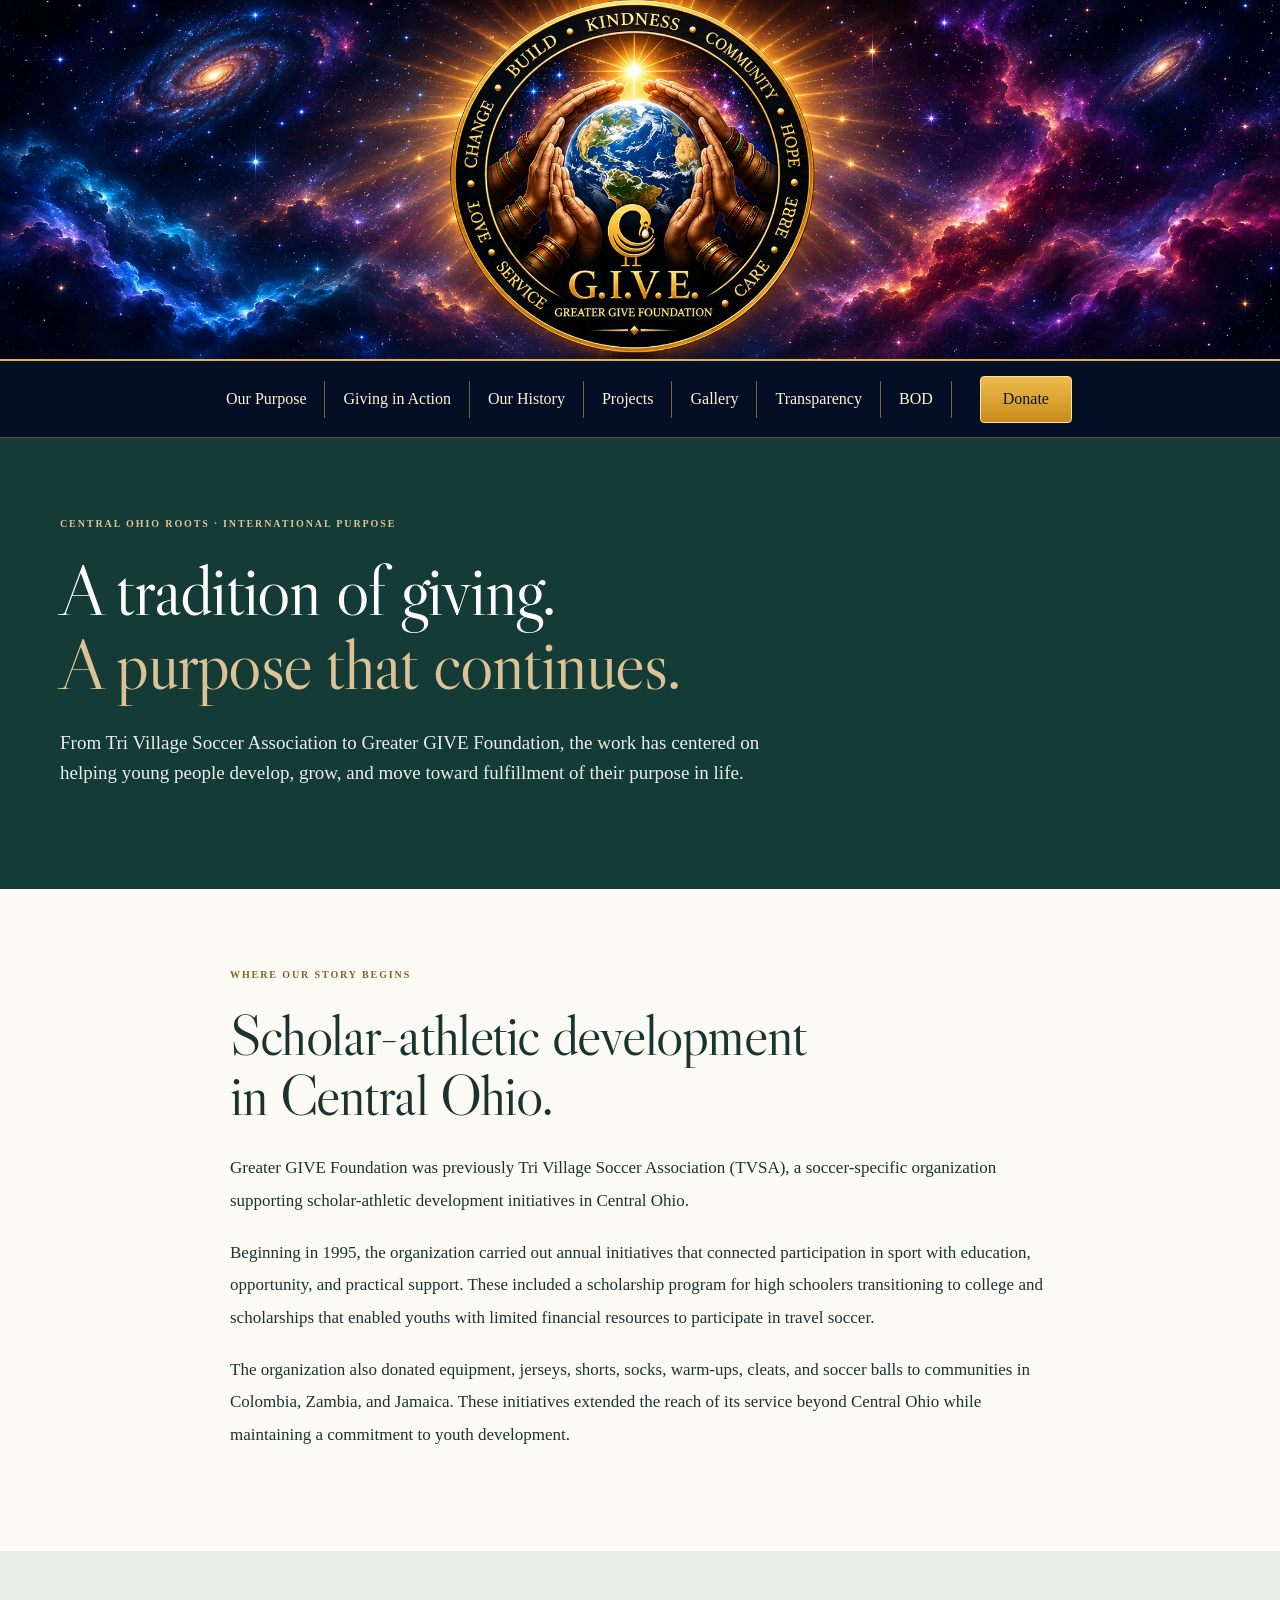
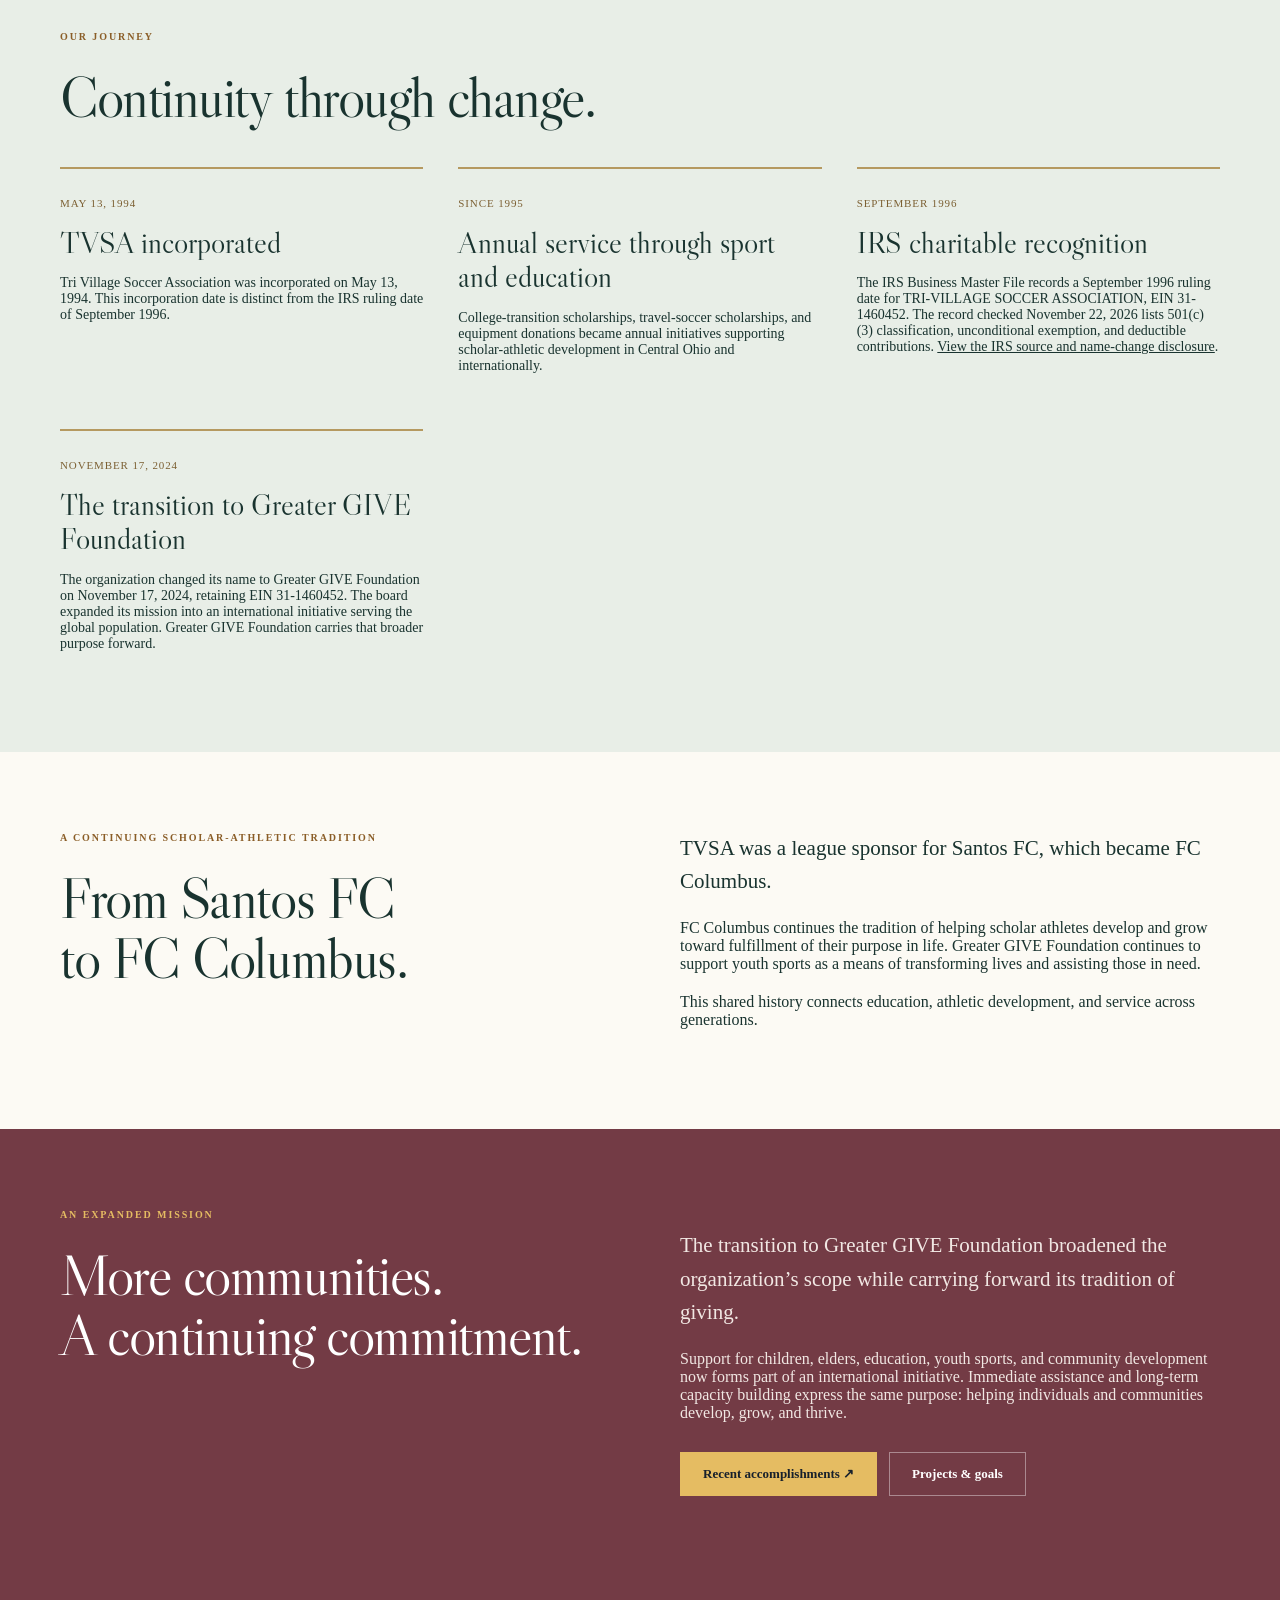
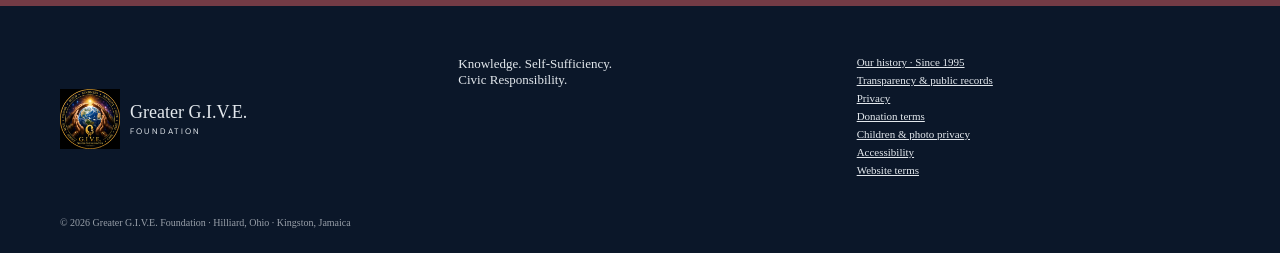
<file: our-history.html>
<!doctype html><html lang="en"><head><meta charset="utf-8"><meta name="viewport" content="width=device-width,initial-scale=1"><meta name="description" content="The history of Greater GIVE Foundation: Central Ohio roots in Tri Village Soccer Association, a service tradition since 1995, and an expanded international mission in 2024–2025."><title>Our History | Greater GIVE Foundation</title><link rel="icon" href="assets/logo.webp"><link rel="stylesheet" href="assets/style.css"><link rel="stylesheet" href="assets/accountability.css"></head><body><a class="skip" href="#history-main">Skip to content</a><header class="cosmic-header" id="site-masthead"><a class="cosmic-art" href="index.html#top" aria-label="Greater GIVE Foundation home"><img src="assets/cosmic-masthead.webp" alt="Greater GIVE Foundation seal: hands embracing Earth, surrounded by a luminous universe of stars and blue and burgundy nebulae" fetchpriority="high"></a><div class="cosmic-nav"><div class="wrap cosmic-nav-inner"><a class="cosmic-name" href="index.html#top">Greater G.I.V.E. Foundation</a><button id="menu" class="menu" aria-expanded="false" aria-controls="navigation">Menu ☰</button><nav id="navigation" aria-label="Main navigation"><a href="index.html#mission">Our Purpose</a><a href="index.html#events">Giving in Action</a><a href="our-history.html">Our History</a><a href="index.html#projects">Projects</a><a href="index.html#gallery">Gallery</a><a href="transparency.html">Transparency</a><a href="index.html#leadership" aria-label="BOD — Board of Directors">BOD</a><a class="nav-give" href="index.html#donate">Donate</a></nav></div></div></header><main id="history-main"><section class="section history-intro"><div class="wrap"><p class="eyebrow">Central Ohio roots · International purpose</p><h1>A tradition of giving.<br><em>A purpose that continues.</em></h1><p class="large">From Tri Village Soccer Association to Greater GIVE Foundation, the work has centered on helping young people develop, grow, and move toward fulfillment of their purpose in life.</p></div></section><section class="section"><div class="wrap history-prose"><p class="eyebrow">Where our story begins</p><h2>Scholar-athletic development<br>in Central Ohio.</h2><p>Greater GIVE Foundation was previously Tri Village Soccer Association (TVSA), a soccer-specific organization supporting scholar-athletic development initiatives in Central Ohio.</p><p>Beginning in 1995, the organization carried out annual initiatives that connected participation in sport with education, opportunity, and practical support. These included a scholarship program for high schoolers transitioning to college and scholarships that enabled youths with limited financial resources to participate in travel soccer.</p><p>The organization also donated equipment, jerseys, shorts, socks, warm-ups, cleats, and soccer balls to communities in Colombia, Zambia, and Jamaica. These initiatives extended the reach of its service beyond Central Ohio while maintaining a commitment to youth development.</p></div></section><section class="section history-timeline"><div class="wrap"><p class="eyebrow">Our journey</p><h2>Continuity through change.</h2><div class="history-milestones"><article><span>May 13, 1994</span><h3>TVSA incorporated</h3><p>Tri Village Soccer Association was incorporated on May 13, 1994. This incorporation date is distinct from the IRS ruling date of September 1996.</p></article><article><span>Since 1995</span><h3>Annual service through sport and education</h3><p>College-transition scholarships, travel-soccer scholarships, and equipment donations became annual initiatives supporting scholar-athletic development in Central Ohio and internationally.</p></article><article><span>September 1996</span><h3>IRS charitable recognition</h3><p>The IRS Business Master File records a September 1996 ruling date for TRI-VILLAGE SOCCER ASSOCIATION, EIN 31-1460452. The record checked November 22, 2026 lists 501(c)(3) classification, unconditional exemption, and deductible contributions. <a href="transparency.html#status">View the IRS source and name-change disclosure</a>.</p></article><article><span>November 17, 2024</span><h3>The transition to Greater GIVE Foundation</h3><p>The organization changed its name to Greater GIVE Foundation on November 17, 2024, retaining EIN 31-1460452. The board expanded its mission into an international initiative serving the global population. Greater GIVE Foundation carries that broader purpose forward.</p></article></div></div></section><section class="section"><div class="wrap split"><div><p class="eyebrow">A continuing scholar-athletic tradition</p><h2>From Santos FC<br>to FC Columbus.</h2></div><div><p class="large">TVSA was a league sponsor for Santos FC, which became FC Columbus.</p><p>FC Columbus continues the tradition of helping scholar athletes develop and grow toward fulfillment of their purpose in life. Greater GIVE Foundation continues to support youth sports as a means of transforming lives and assisting those in need.</p><p>This shared history connects education, athletic development, and service across generations.</p></div></div></section><section class="section community"><div class="wrap split"><div><p class="eyebrow">An expanded mission</p><h2>More communities.<br>A continuing commitment.</h2></div><div><p class="large">The transition to Greater GIVE Foundation broadened the organization’s scope while carrying forward its tradition of giving.</p><p>Support for children, elders, education, youth sports, and community development now forms part of an international initiative. Immediate assistance and long-term capacity building express the same purpose: helping individuals and communities develop, grow, and thrive.</p><div class="actions"><a class="btn" href="index.html#history">Recent accomplishments ↗</a><a class="btn ghost" href="index.html#projects">Projects &amp; goals</a></div></div></div></section></main><footer><div class="wrap footer-grid"><a class="brand" href="index.html#top"><img src="assets/logo.webp" alt="Greater GIVE Foundation seal"><span>Greater <b>G.I.V.E.</b><small>FOUNDATION</small></span></a><p>Knowledge. Self-Sufficiency.<br>Civic Responsibility.</p><div><a href="our-history.html">Our history · Since 1995</a><a href="transparency.html#status">Transparency &amp; public records</a><a href="transparency.html#privacy">Privacy</a><a href="transparency.html#giving">Donation terms</a><a href="transparency.html#children">Children &amp; photo privacy</a><a href="transparency.html#access">Accessibility</a><a href="transparency.html#terms">Website terms</a></div></div><div class="wrap copyright">© 2026 Greater G.I.V.E. Foundation · Hilliard, Ohio · Kingston, Jamaica</div></footer><script src="assets/history.js" defer></script></body></html>
</file>
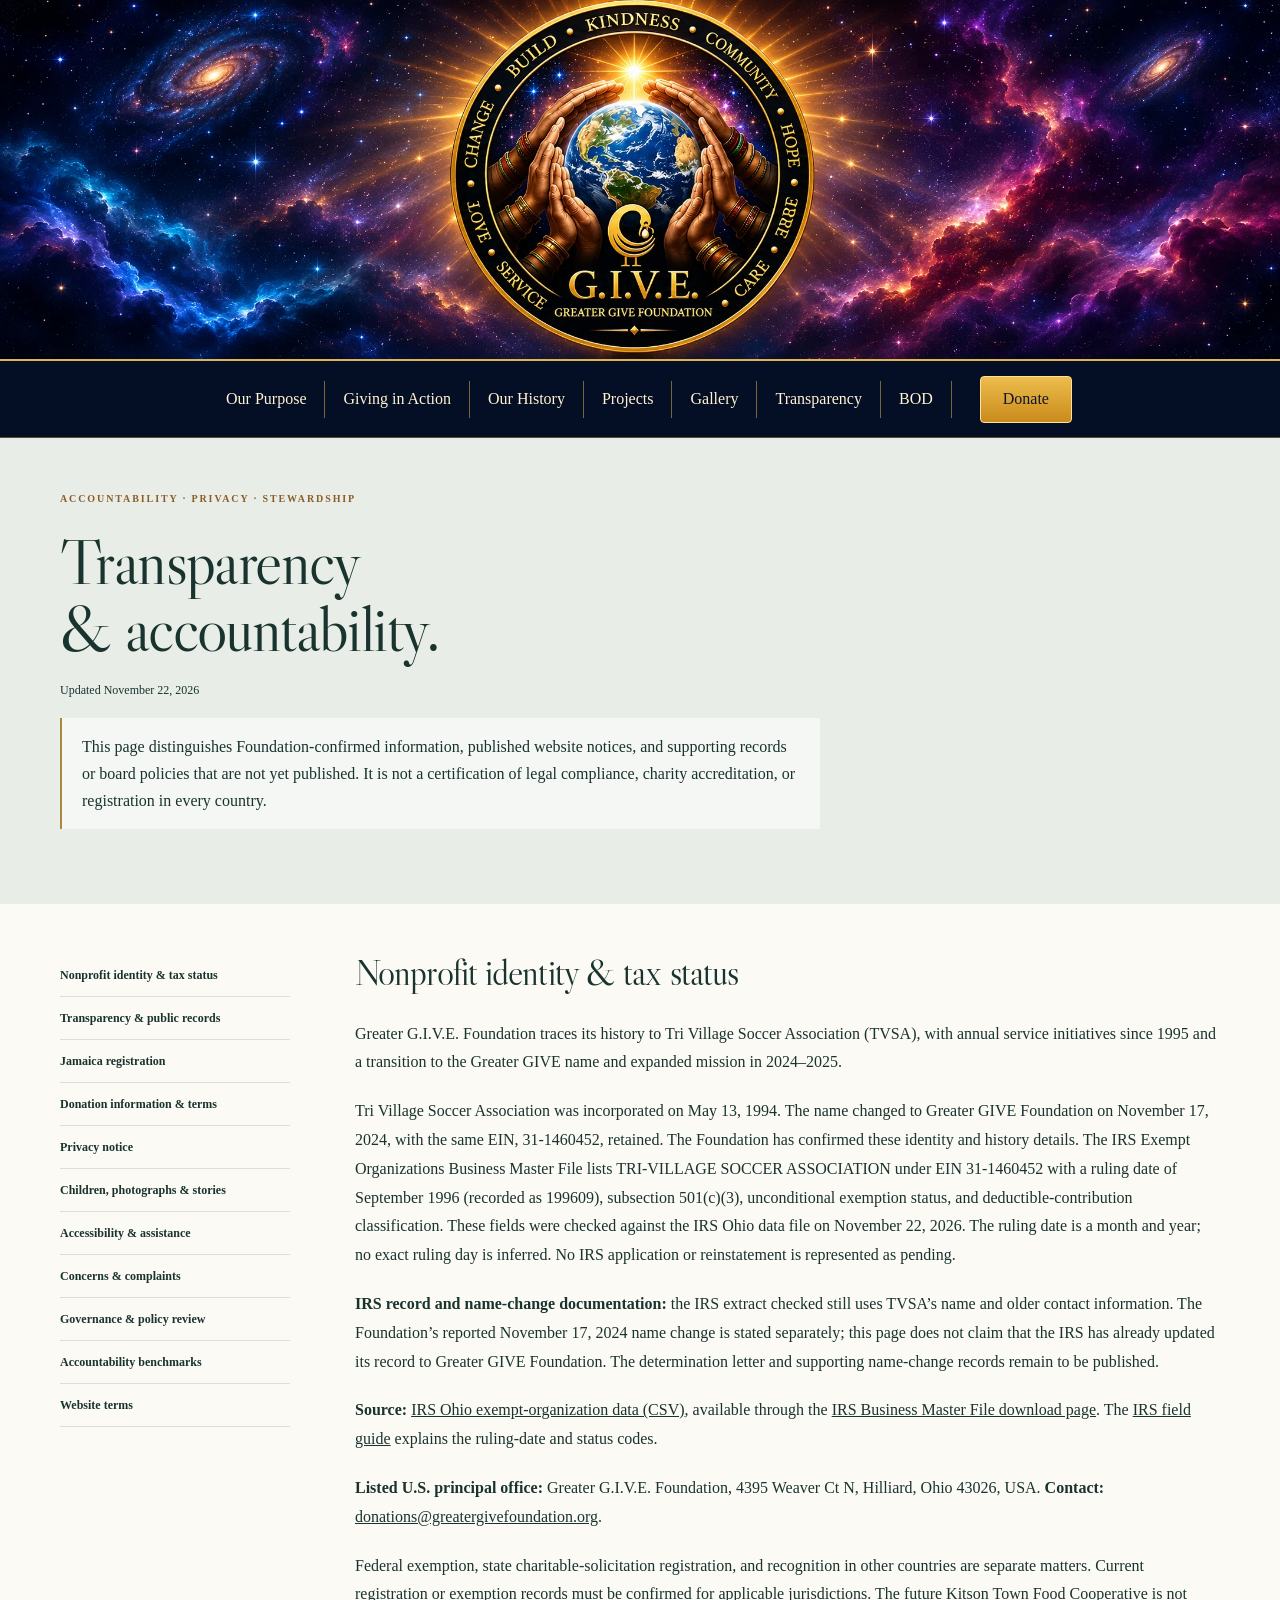
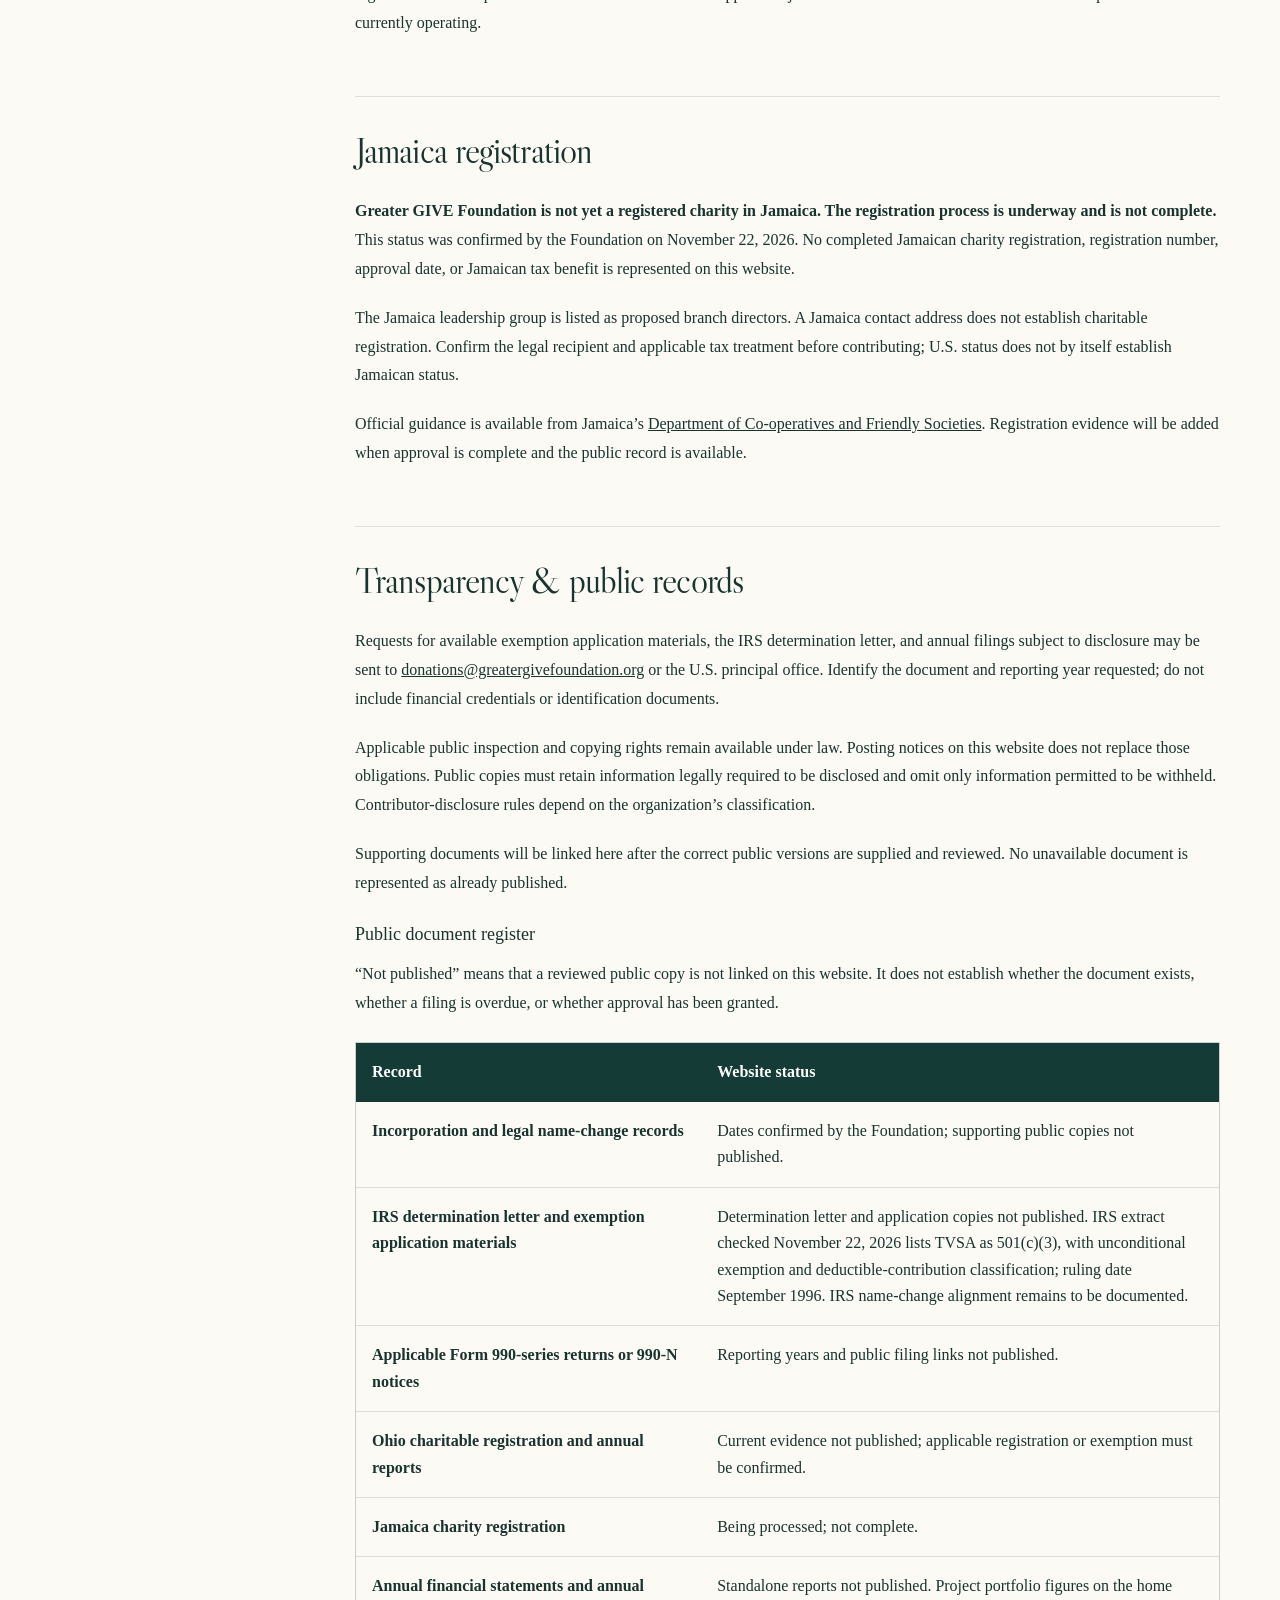
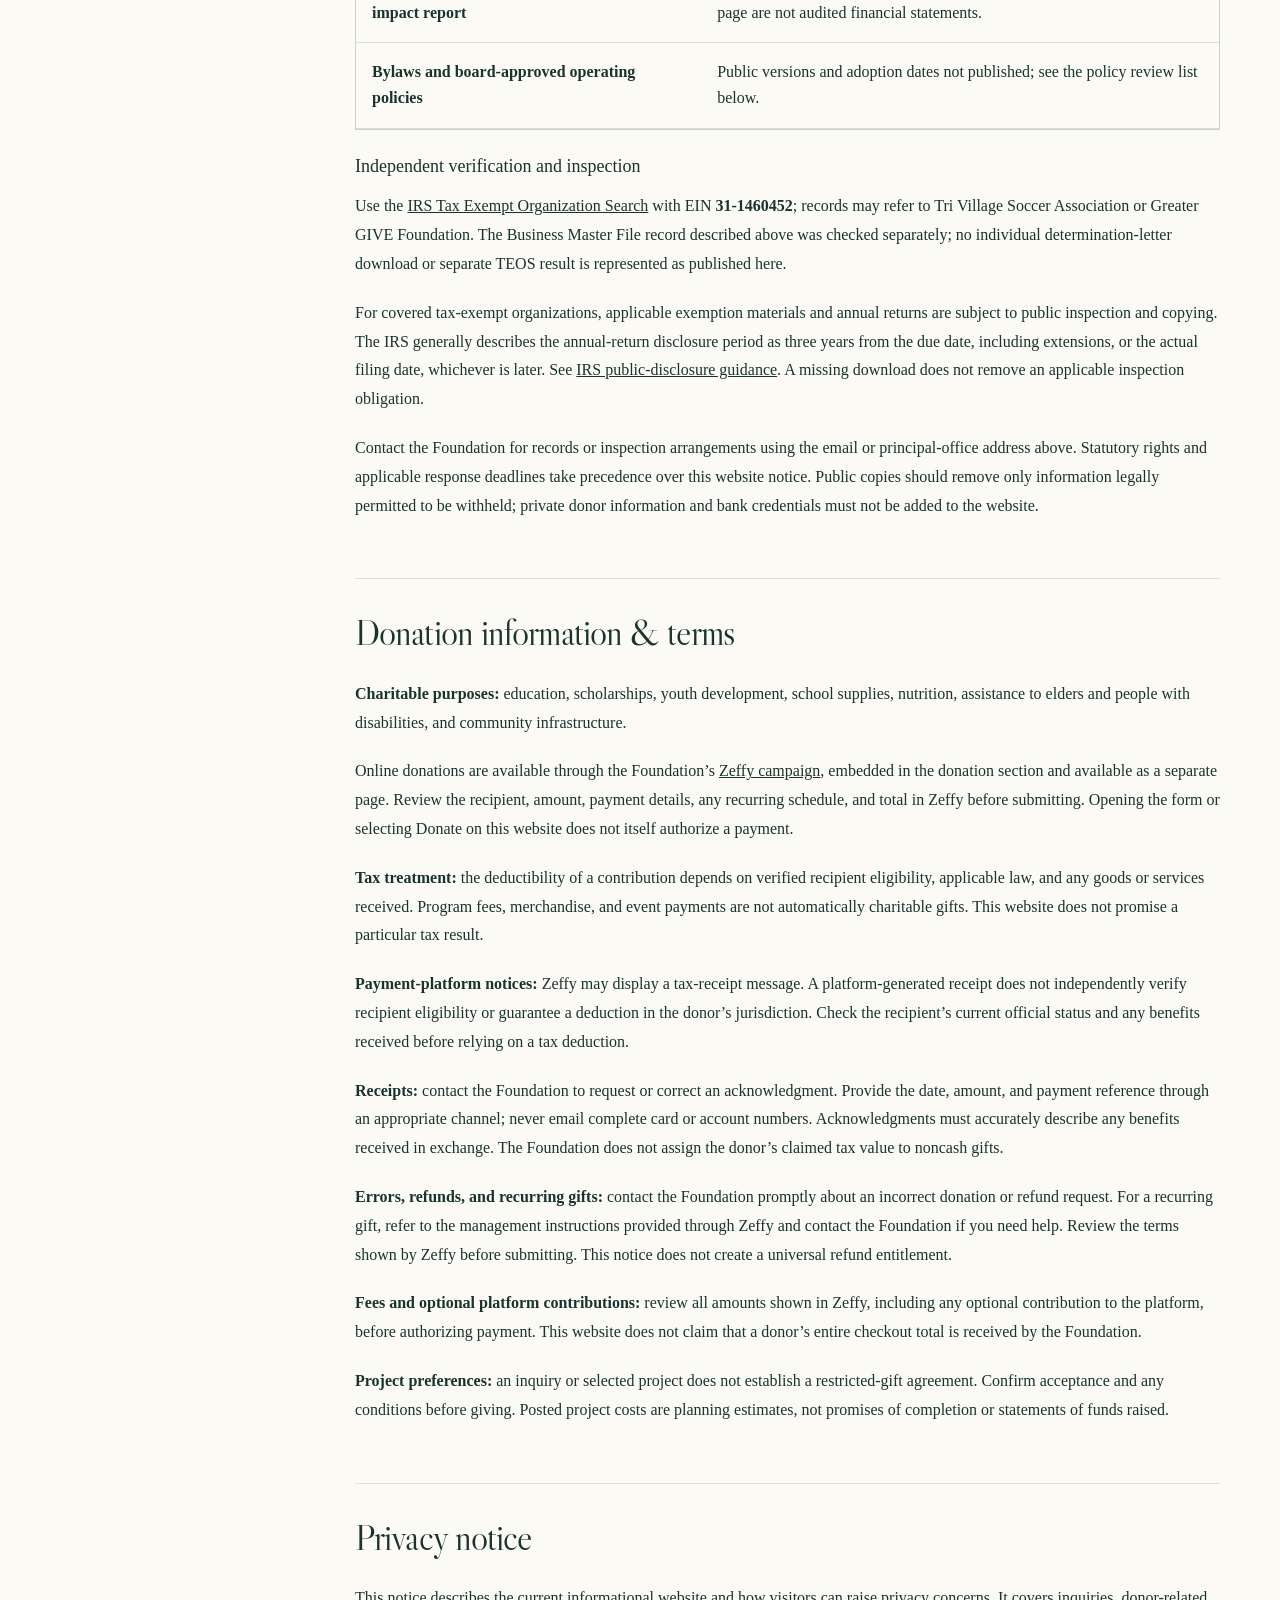
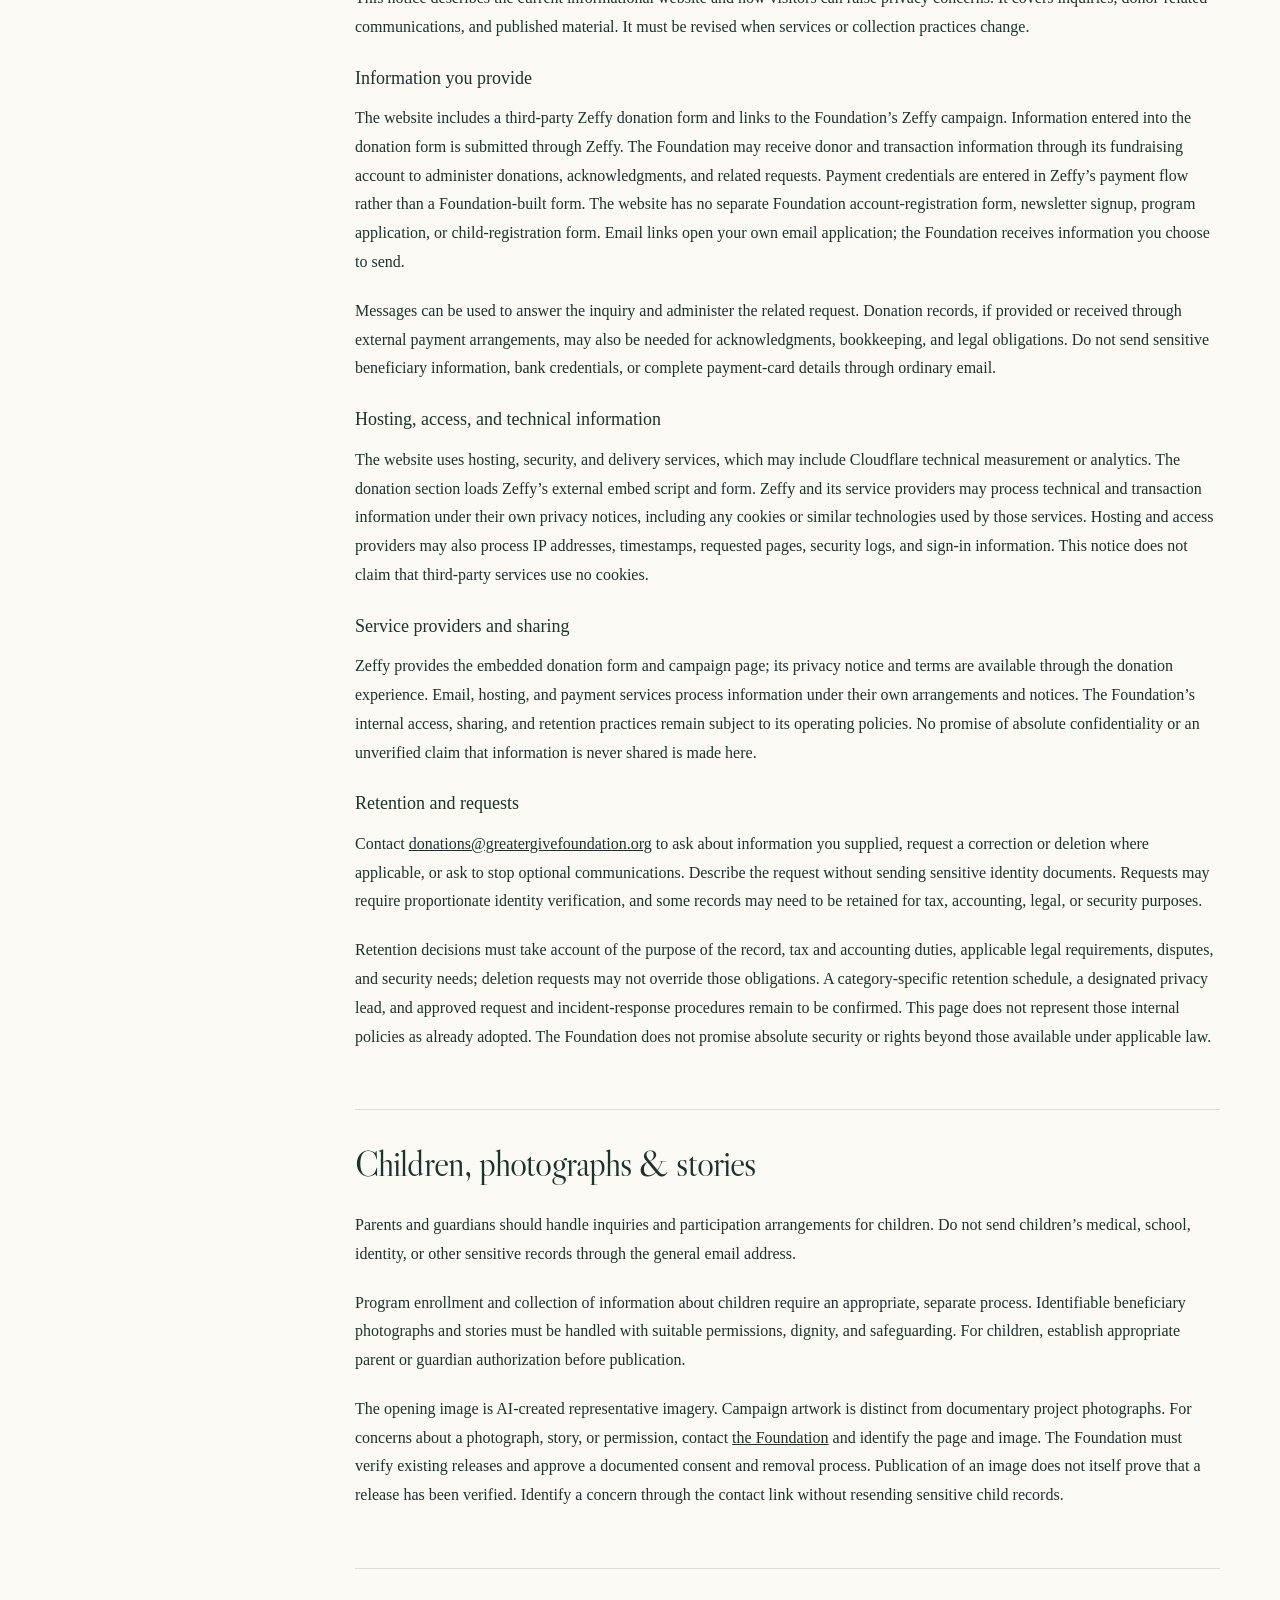
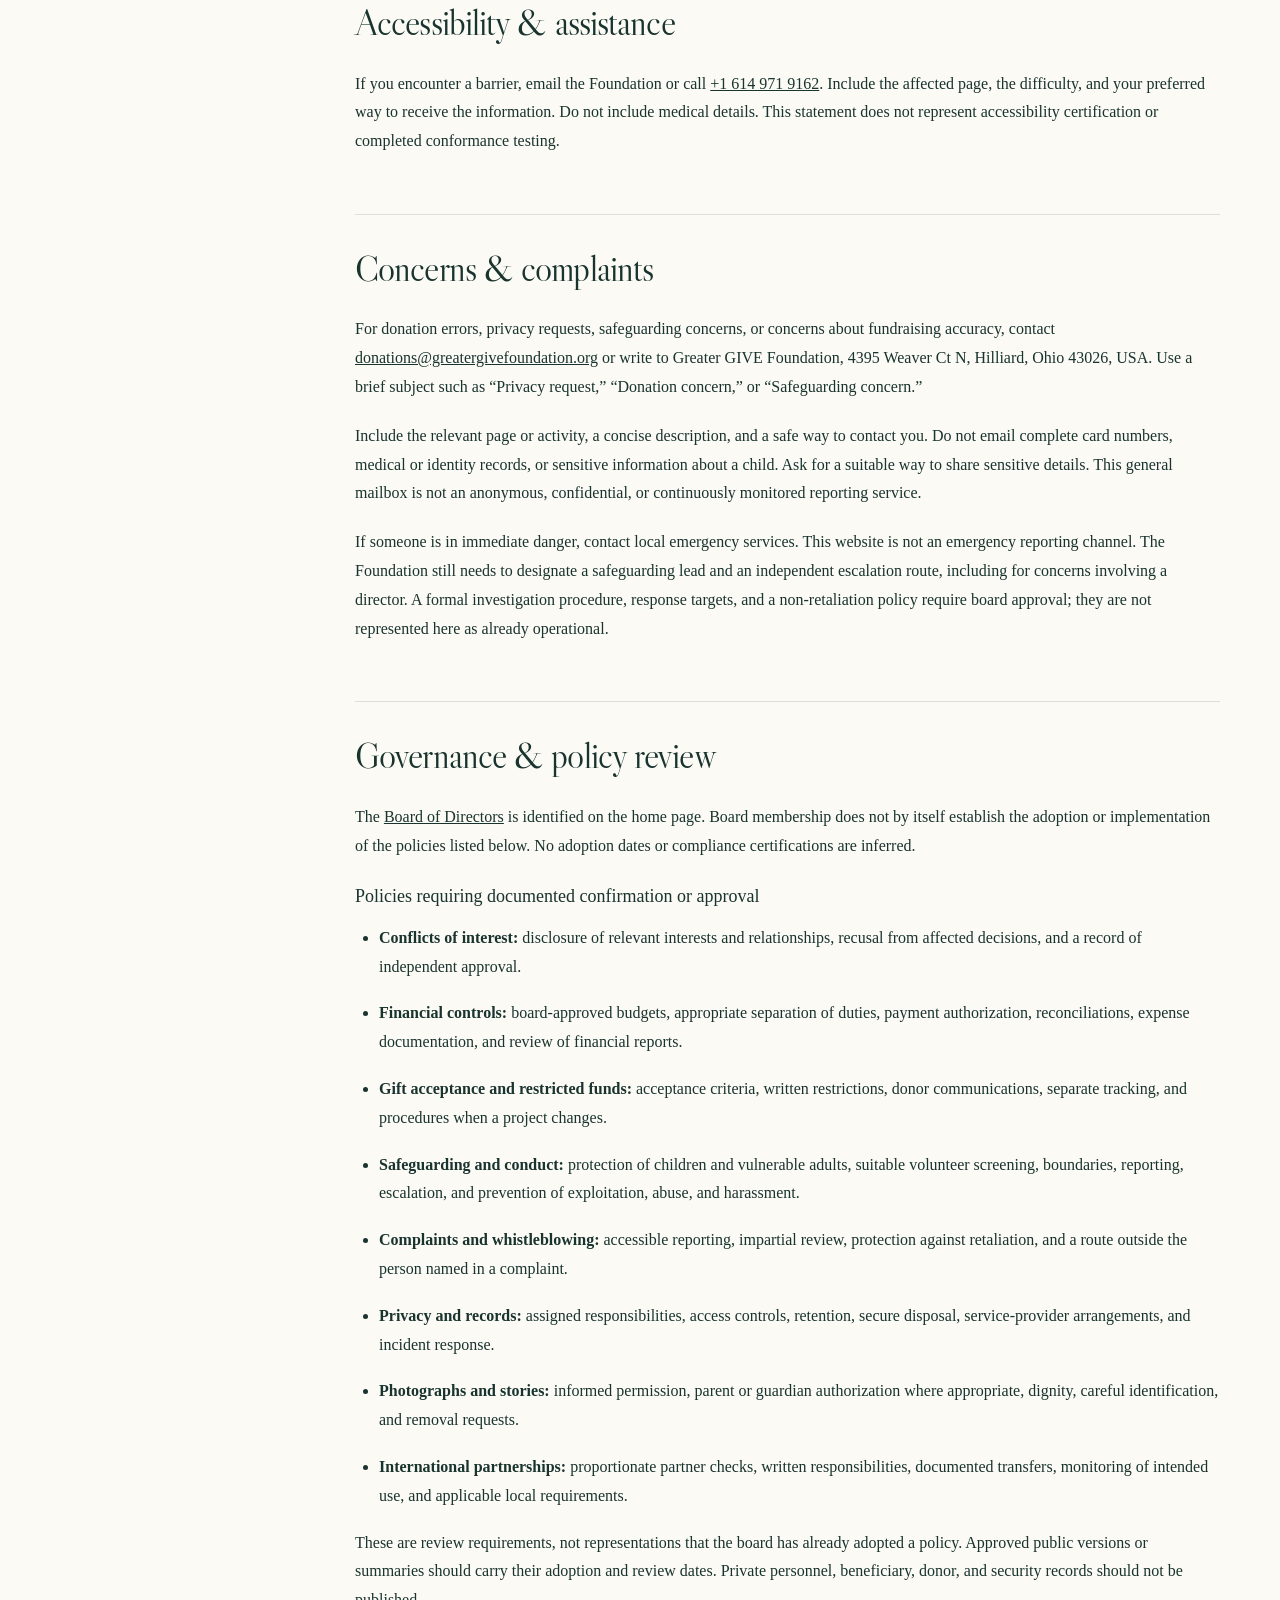
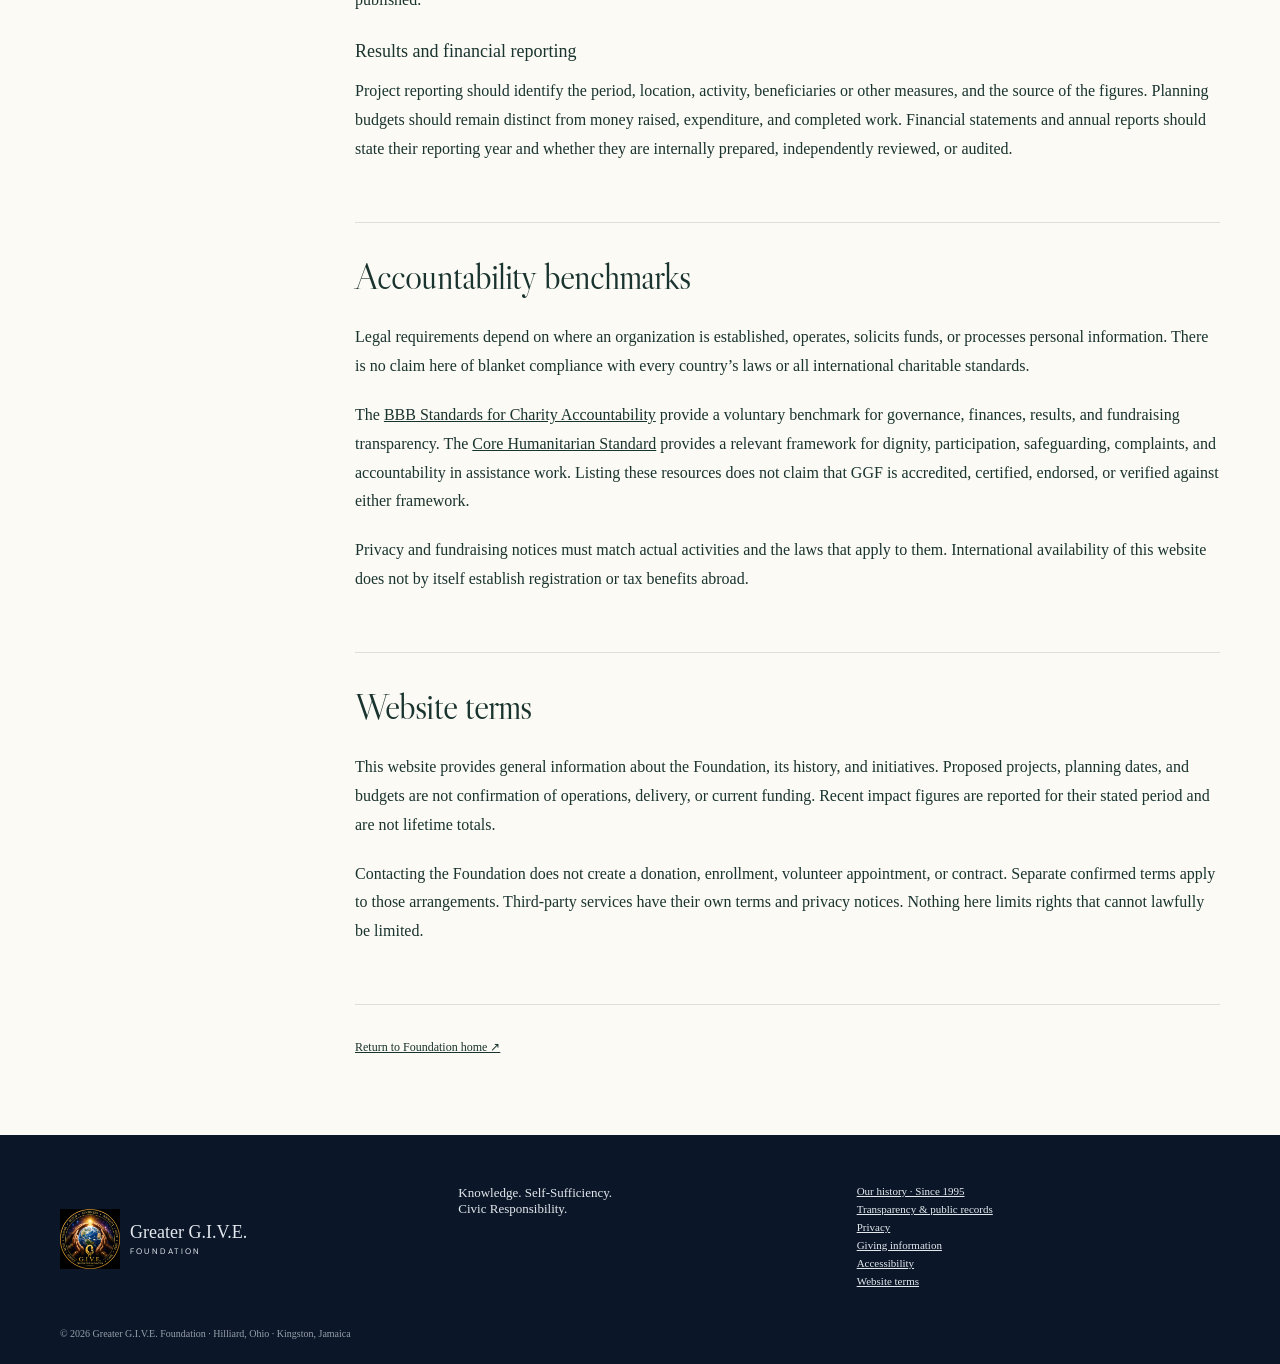
<file: transparency.html>
<!doctype html><html lang="en"><head><meta charset="utf-8"><meta name="viewport" content="width=device-width,initial-scale=1"><title>Transparency & Accountability | Greater GIVE Foundation</title><link rel="icon" href="assets/logo.webp"><link rel="stylesheet" href="assets/style.css"><link rel="stylesheet" href="assets/accountability.css"></head><body><a class="skip" href="#policy-main">Skip to content</a><header class="cosmic-header" id="site-masthead"><a class="cosmic-art" href="index.html#top" aria-label="Greater GIVE Foundation home"><img src="assets/cosmic-masthead.webp" alt="Greater GIVE Foundation seal: hands embracing Earth, surrounded by a luminous universe of stars and blue and burgundy nebulae" fetchpriority="high"></a><div class="cosmic-nav"><div class="wrap cosmic-nav-inner"><a class="cosmic-name" href="index.html#top">Greater G.I.V.E. Foundation</a><button id="menu" class="menu" aria-expanded="false" aria-controls="navigation">Menu ☰</button><nav id="navigation" aria-label="Main navigation"><a href="index.html#mission">Our Purpose</a><a href="index.html#events">Giving in Action</a><a href="our-history.html">Our History</a><a href="index.html#projects">Projects</a><a href="index.html#gallery">Gallery</a><a href="transparency.html">Transparency</a><a href="index.html#leadership" aria-label="BOD — Board of Directors">BOD</a><a class="nav-give" href="index.html#donate">Donate</a></nav></div></div></header><main id="policy-main"><section class="policy-intro"><div class="wrap"><p class="eyebrow">Accountability · Privacy · Stewardship</p><h1>Transparency<br>&amp; accountability.</h1><p>Updated November 22, 2026</p><p class="policy-review-note">This page distinguishes Foundation-confirmed information, published website notices, and supporting records or board policies that are not yet published. It is not a certification of legal compliance, charity accreditation, or registration in every country.</p></div></section><div class="wrap policy-layout"><aside><nav class="policy-nav" aria-label="Policy sections"><a href="#status">Nonprofit identity & tax status</a><a href="#records">Transparency & public records</a><a href="#jamaica">Jamaica registration</a><a href="#giving">Donation information &amp; terms</a><a href="#privacy">Privacy notice</a><a href="#children">Children, photographs & stories</a><a href="#access">Accessibility & assistance</a><a href="#complaints">Concerns &amp; complaints</a><a href="#governance">Governance &amp; policy review</a><a href="#standards">Accountability benchmarks</a><a href="#terms">Website terms</a></nav></aside><div class="policy-content"><section id="status" class="policy-section"><h2>Nonprofit identity & tax status</h2><p>Greater G.I.V.E. Foundation traces its history to Tri Village Soccer Association (TVSA), with annual service initiatives since 1995 and a transition to the Greater GIVE name and expanded mission in 2024–2025.</p><p>Tri Village Soccer Association was incorporated on May 13, 1994. The name changed to Greater GIVE Foundation on November 17, 2024, with the same EIN, 31-1460452, retained. The Foundation has confirmed these identity and history details. The IRS Exempt Organizations Business Master File lists TRI-VILLAGE SOCCER ASSOCIATION under EIN 31-1460452 with a ruling date of September 1996 (recorded as 199609), subsection 501(c)(3), unconditional exemption status, and deductible-contribution classification. These fields were checked against the IRS Ohio data file on November 22, 2026. The ruling date is a month and year; no exact ruling day is inferred. No IRS application or reinstatement is represented as pending.</p><p><strong>IRS record and name-change documentation:</strong> the IRS extract checked still uses TVSA’s name and older contact information. The Foundation’s reported November 17, 2024 name change is stated separately; this page does not claim that the IRS has already updated its record to Greater GIVE Foundation. The determination letter and supporting name-change records remain to be published.</p><p><strong>Source:</strong> <a href="https://www.irs.gov/pub/irs-soi/eo_oh.csv" target="_blank" rel="noopener">IRS Ohio exempt-organization data (CSV)</a>, available through the <a href="https://www.irs.gov/charities-non-profits/exempt-organizations-business-master-file-extract-eo-bmf" target="_blank" rel="noopener">IRS Business Master File download page</a>. The <a href="https://www.irs.gov/pub/foia/ig/tege/eo-info.pdf" target="_blank" rel="noopener">IRS field guide</a> explains the ruling-date and status codes.</p><p><strong>Listed U.S. principal office:</strong> Greater G.I.V.E. Foundation, 4395 Weaver Ct N, Hilliard, Ohio 43026, USA. <strong>Contact:</strong> <a href="mailto:donations@greatergivefoundation.org">donations@greatergivefoundation.org</a>.</p><p>Federal exemption, state charitable-solicitation registration, and recognition in other countries are separate matters. Current registration or exemption records must be confirmed for applicable jurisdictions. The future Kitson Town Food Cooperative is not currently operating.</p></section><section id="jamaica" class="policy-section"><h2>Jamaica registration</h2><p><strong>Greater GIVE Foundation is not yet a registered charity in Jamaica. The registration process is underway and is not complete.</strong> This status was confirmed by the Foundation on November 22, 2026. No completed Jamaican charity registration, registration number, approval date, or Jamaican tax benefit is represented on this website.</p><p>The Jamaica leadership group is listed as proposed branch directors. A Jamaica contact address does not establish charitable registration. Confirm the legal recipient and applicable tax treatment before contributing; U.S. status does not by itself establish Jamaican status.</p><p>Official guidance is available from Jamaica’s <a href="https://dcfs.gov.jm/downloads_RCO.html" target="_blank" rel="noopener">Department of Co-operatives and Friendly Societies</a>. Registration evidence will be added when approval is complete and the public record is available.</p></section><section id="records" class="policy-section"><h2>Transparency & public records</h2><p>Requests for available exemption application materials, the IRS determination letter, and annual filings subject to disclosure may be sent to <a href="mailto:donations@greatergivefoundation.org?subject=Public%20records%20request">donations@greatergivefoundation.org</a> or the U.S. principal office. Identify the document and reporting year requested; do not include financial credentials or identification documents.</p><p>Applicable public inspection and copying rights remain available under law. Posting notices on this website does not replace those obligations. Public copies must retain information legally required to be disclosed and omit only information permitted to be withheld. Contributor-disclosure rules depend on the organization’s classification.</p><p>Supporting documents will be linked here after the correct public versions are supplied and reviewed. No unavailable document is represented as already published.</p><h3>Public document register</h3><p>“Not published” means that a reviewed public copy is not linked on this website. It does not establish whether the document exists, whether a filing is overdue, or whether approval has been granted.</p><div class="accountability-table"><table><thead><tr><th scope="col">Record</th><th scope="col">Website status</th></tr></thead><tbody><tr><td>Incorporation and legal name-change records</td><td>Dates confirmed by the Foundation; supporting public copies not published.</td></tr><tr><td>IRS determination letter and exemption application materials</td><td>Determination letter and application copies not published. IRS extract checked November 22, 2026 lists TVSA as 501(c)(3), with unconditional exemption and deductible-contribution classification; ruling date September 1996. IRS name-change alignment remains to be documented.</td></tr><tr><td>Applicable Form 990-series returns or 990-N notices</td><td>Reporting years and public filing links not published.</td></tr><tr><td>Ohio charitable registration and annual reports</td><td>Current evidence not published; applicable registration or exemption must be confirmed.</td></tr><tr><td>Jamaica charity registration</td><td>Being processed; not complete.</td></tr><tr><td>Annual financial statements and annual impact report</td><td>Standalone reports not published. Project portfolio figures on the home page are not audited financial statements.</td></tr><tr><td>Bylaws and board-approved operating policies</td><td>Public versions and adoption dates not published; see the policy review list below.</td></tr></tbody></table></div><h3>Independent verification and inspection</h3><p>Use the <a href="https://www.irs.gov/charities-non-profits/search-for-tax-exempt-organizations" target="_blank" rel="noopener">IRS Tax Exempt Organization Search</a> with EIN <strong>31-1460452</strong>; records may refer to Tri Village Soccer Association or Greater GIVE Foundation. The Business Master File record described above was checked separately; no individual determination-letter download or separate TEOS result is represented as published here.</p><p>For covered tax-exempt organizations, applicable exemption materials and annual returns are subject to public inspection and copying. The IRS generally describes the annual-return disclosure period as three years from the due date, including extensions, or the actual filing date, whichever is later. See <a href="https://www.irs.gov/charities-non-profits/public-disclosure-and-availability-of-exempt-organization-returns-and-applications-public-disclosure-overview" target="_blank" rel="noopener">IRS public-disclosure guidance</a>. A missing download does not remove an applicable inspection obligation.</p><p>Contact the Foundation for records or inspection arrangements using the email or principal-office address above. Statutory rights and applicable response deadlines take precedence over this website notice. Public copies should remove only information legally permitted to be withheld; private donor information and bank credentials must not be added to the website.</p></section><section id="giving" class="policy-section"><h2>Donation information & terms</h2><p><strong>Charitable purposes:</strong> education, scholarships, youth development, school supplies, nutrition, assistance to elders and people with disabilities, and community infrastructure.</p><p>Online donations are available through the Foundation’s <a href="https://www.zeffy.com/en-US/donation-form/every-child-every-possibility-a-brighter-future" target="_blank" rel="noopener">Zeffy campaign</a>, embedded in the donation section and available as a separate page. Review the recipient, amount, payment details, any recurring schedule, and total in Zeffy before submitting. Opening the form or selecting Donate on this website does not itself authorize a payment.</p><p><strong>Tax treatment:</strong> the deductibility of a contribution depends on verified recipient eligibility, applicable law, and any goods or services received. Program fees, merchandise, and event payments are not automatically charitable gifts. This website does not promise a particular tax result.</p><p><strong>Payment-platform notices:</strong> Zeffy may display a tax-receipt message. A platform-generated receipt does not independently verify recipient eligibility or guarantee a deduction in the donor’s jurisdiction. Check the recipient’s current official status and any benefits received before relying on a tax deduction.</p><p><strong>Receipts:</strong> contact the Foundation to request or correct an acknowledgment. Provide the date, amount, and payment reference through an appropriate channel; never email complete card or account numbers. Acknowledgments must accurately describe any benefits received in exchange. The Foundation does not assign the donor’s claimed tax value to noncash gifts.</p><p><strong>Errors, refunds, and recurring gifts:</strong> contact the Foundation promptly about an incorrect donation or refund request. For a recurring gift, refer to the management instructions provided through Zeffy and contact the Foundation if you need help. Review the terms shown by Zeffy before submitting. This notice does not create a universal refund entitlement.</p><p><strong>Fees and optional platform contributions:</strong> review all amounts shown in Zeffy, including any optional contribution to the platform, before authorizing payment. This website does not claim that a donor’s entire checkout total is received by the Foundation.</p><p><strong>Project preferences:</strong> an inquiry or selected project does not establish a restricted-gift agreement. Confirm acceptance and any conditions before giving. Posted project costs are planning estimates, not promises of completion or statements of funds raised.</p></section><section id="privacy" class="policy-section"><h2>Privacy notice</h2><p>This notice describes the current informational website and how visitors can raise privacy concerns. It covers inquiries, donor-related communications, and published material. It must be revised when services or collection practices change.</p><h3>Information you provide</h3><p>The website includes a third-party Zeffy donation form and links to the Foundation’s Zeffy campaign. Information entered into the donation form is submitted through Zeffy. The Foundation may receive donor and transaction information through its fundraising account to administer donations, acknowledgments, and related requests. Payment credentials are entered in Zeffy’s payment flow rather than a Foundation-built form. The website has no separate Foundation account-registration form, newsletter signup, program application, or child-registration form. Email links open your own email application; the Foundation receives information you choose to send.</p><p>Messages can be used to answer the inquiry and administer the related request. Donation records, if provided or received through external payment arrangements, may also be needed for acknowledgments, bookkeeping, and legal obligations. Do not send sensitive beneficiary information, bank credentials, or complete payment-card details through ordinary email.</p><h3>Hosting, access, and technical information</h3><p>The website uses hosting, security, and delivery services, which may include Cloudflare technical measurement or analytics. The donation section loads Zeffy’s external embed script and form. Zeffy and its service providers may process technical and transaction information under their own privacy notices, including any cookies or similar technologies used by those services. Hosting and access providers may also process IP addresses, timestamps, requested pages, security logs, and sign-in information. This notice does not claim that third-party services use no cookies.</p><h3>Service providers and sharing</h3><p>Zeffy provides the embedded donation form and campaign page; its privacy notice and terms are available through the donation experience. Email, hosting, and payment services process information under their own arrangements and notices. The Foundation’s internal access, sharing, and retention practices remain subject to its operating policies. No promise of absolute confidentiality or an unverified claim that information is never shared is made here.</p><h3>Retention and requests</h3><p>Contact <a href="mailto:donations@greatergivefoundation.org?subject=Privacy%20request">donations@greatergivefoundation.org</a> to ask about information you supplied, request a correction or deletion where applicable, or ask to stop optional communications. Describe the request without sending sensitive identity documents. Requests may require proportionate identity verification, and some records may need to be retained for tax, accounting, legal, or security purposes.</p><p>Retention decisions must take account of the purpose of the record, tax and accounting duties, applicable legal requirements, disputes, and security needs; deletion requests may not override those obligations. A category-specific retention schedule, a designated privacy lead, and approved request and incident-response procedures remain to be confirmed. This page does not represent those internal policies as already adopted. The Foundation does not promise absolute security or rights beyond those available under applicable law.</p></section><section id="children" class="policy-section"><h2>Children, photographs & stories</h2><p>Parents and guardians should handle inquiries and participation arrangements for children. Do not send children’s medical, school, identity, or other sensitive records through the general email address.</p><p>Program enrollment and collection of information about children require an appropriate, separate process. Identifiable beneficiary photographs and stories must be handled with suitable permissions, dignity, and safeguarding. For children, establish appropriate parent or guardian authorization before publication.</p><p>The opening image is AI-created representative imagery. Campaign artwork is distinct from documentary project photographs. For concerns about a photograph, story, or permission, contact <a href="mailto:donations@greatergivefoundation.org?subject=Photo%20or%20story%20privacy%20concern">the Foundation</a> and identify the page and image. The Foundation must verify existing releases and approve a documented consent and removal process. Publication of an image does not itself prove that a release has been verified. Identify a concern through the contact link without resending sensitive child records.</p></section><section id="access" class="policy-section"><h2>Accessibility & assistance</h2><p>If you encounter a barrier, email the Foundation or call <a href="tel:+16149719162">+1 614 971 9162</a>. Include the affected page, the difficulty, and your preferred way to receive the information. Do not include medical details. This statement does not represent accessibility certification or completed conformance testing.</p></section><section id="complaints" class="policy-section"><h2>Concerns &amp; complaints</h2><p>For donation errors, privacy requests, safeguarding concerns, or concerns about fundraising accuracy, contact <a href="mailto:donations@greatergivefoundation.org?subject=Foundation%20concern">donations@greatergivefoundation.org</a> or write to Greater GIVE Foundation, 4395 Weaver Ct N, Hilliard, Ohio 43026, USA. Use a brief subject such as “Privacy request,” “Donation concern,” or “Safeguarding concern.”</p><p>Include the relevant page or activity, a concise description, and a safe way to contact you. Do not email complete card numbers, medical or identity records, or sensitive information about a child. Ask for a suitable way to share sensitive details. This general mailbox is not an anonymous, confidential, or continuously monitored reporting service.</p><p>If someone is in immediate danger, contact local emergency services. This website is not an emergency reporting channel. The Foundation still needs to designate a safeguarding lead and an independent escalation route, including for concerns involving a director. A formal investigation procedure, response targets, and a non-retaliation policy require board approval; they are not represented here as already operational.</p></section><section id="governance" class="policy-section"><h2>Governance &amp; policy review</h2><p>The <a href="index.html#leadership">Board of Directors</a> is identified on the home page. Board membership does not by itself establish the adoption or implementation of the policies listed below. No adoption dates or compliance certifications are inferred.</p><h3>Policies requiring documented confirmation or approval</h3><ul class="policy-checklist"><li><strong>Conflicts of interest:</strong> disclosure of relevant interests and relationships, recusal from affected decisions, and a record of independent approval.</li><li><strong>Financial controls:</strong> board-approved budgets, appropriate separation of duties, payment authorization, reconciliations, expense documentation, and review of financial reports.</li><li><strong>Gift acceptance and restricted funds:</strong> acceptance criteria, written restrictions, donor communications, separate tracking, and procedures when a project changes.</li><li><strong>Safeguarding and conduct:</strong> protection of children and vulnerable adults, suitable volunteer screening, boundaries, reporting, escalation, and prevention of exploitation, abuse, and harassment.</li><li><strong>Complaints and whistleblowing:</strong> accessible reporting, impartial review, protection against retaliation, and a route outside the person named in a complaint.</li><li><strong>Privacy and records:</strong> assigned responsibilities, access controls, retention, secure disposal, service-provider arrangements, and incident response.</li><li><strong>Photographs and stories:</strong> informed permission, parent or guardian authorization where appropriate, dignity, careful identification, and removal requests.</li><li><strong>International partnerships:</strong> proportionate partner checks, written responsibilities, documented transfers, monitoring of intended use, and applicable local requirements.</li></ul><p>These are review requirements, not representations that the board has already adopted a policy. Approved public versions or summaries should carry their adoption and review dates. Private personnel, beneficiary, donor, and security records should not be published.</p><h3>Results and financial reporting</h3><p>Project reporting should identify the period, location, activity, beneficiaries or other measures, and the source of the figures. Planning budgets should remain distinct from money raised, expenditure, and completed work. Financial statements and annual reports should state their reporting year and whether they are internally prepared, independently reviewed, or audited.</p></section><section id="standards" class="policy-section"><h2>Accountability benchmarks</h2><p>Legal requirements depend on where an organization is established, operates, solicits funds, or processes personal information. There is no claim here of blanket compliance with every country’s laws or all international charitable standards.</p><p>The <a href="https://give.org/bbb-standards-for-charity-accountability" target="_blank" rel="noopener">BBB Standards for Charity Accountability</a> provide a voluntary benchmark for governance, finances, results, and fundraising transparency. The <a href="https://www.corehumanitarianstandard.org/the-standard/nine-commitments" target="_blank" rel="noopener">Core Humanitarian Standard</a> provides a relevant framework for dignity, participation, safeguarding, complaints, and accountability in assistance work. Listing these resources does not claim that GGF is accredited, certified, endorsed, or verified against either framework.</p><p>Privacy and fundraising notices must match actual activities and the laws that apply to them. International availability of this website does not by itself establish registration or tax benefits abroad.</p></section><section id="terms" class="policy-section"><h2>Website terms</h2><p>This website provides general information about the Foundation, its history, and initiatives. Proposed projects, planning dates, and budgets are not confirmation of operations, delivery, or current funding. Recent impact figures are reported for their stated period and are not lifetime totals.</p><p>Contacting the Foundation does not create a donation, enrollment, volunteer appointment, or contract. Separate confirmed terms apply to those arrangements. Third-party services have their own terms and privacy notices. Nothing here limits rights that cannot lawfully be limited.</p></section><p class="policy-return"><a href="index.html">Return to Foundation home ↗</a></p></div></div></main><footer><div class="wrap footer-grid"><a class="brand" href="index.html#top"><img src="assets/logo.webp" alt="Greater GIVE Foundation seal"><span>Greater <b>G.I.V.E.</b><small>FOUNDATION</small></span></a><p>Knowledge. Self-Sufficiency.<br>Civic Responsibility.</p><div><a href="our-history.html">Our history · Since 1995</a><a href="transparency.html#status">Transparency &amp; public records</a><a href="transparency.html#privacy">Privacy</a><a href="transparency.html#giving">Giving information</a><a href="transparency.html#access">Accessibility</a><a href="transparency.html#terms">Website terms</a></div></div><div class="wrap copyright">© 2026 Greater G.I.V.E. Foundation · Hilliard, Ohio · Kingston, Jamaica</div></footer><script src="assets/history.js" defer></script></body></html>
</file>
<file: assets/style.css>
@font-face {
  font-family: 'DM Sans';
  font-style: normal;
  font-weight: 400;
  font-display: swap;
  src: url(font-0.woff2) format('truetype');
}
@font-face {
  font-family: 'DM Sans';
  font-style: normal;
  font-weight: 500;
  font-display: swap;
  src: url(font-1.woff2) format('truetype');
}
@font-face {
  font-family: 'DM Sans';
  font-style: normal;
  font-weight: 600;
  font-display: swap;
  src: url(font-2.woff2) format('truetype');
}
@font-face {
  font-family: 'DM Sans';
  font-style: normal;
  font-weight: 700;
  font-display: swap;
  src: url(font-3.woff2) format('truetype');
}
@font-face {
  font-family: 'Libre Caslon Display';
  font-style: normal;
  font-weight: 400;
  font-display: swap;
  src: url(font-4.woff2) format('truetype');
}

:root{--ink:#182326;--navy:#101e35;--gold:#e5bc62;--cream:#fbf7ee;--burgundy:#662a40;--blue:#dfeaf1}*{box-sizing:border-box}html{scroll-behavior:smooth}body{margin:0;color:var(--ink);background:var(--cream);font:16px/1.65,'DM Sans',system-ui,sans-serif}button,input{font:inherit}a{color:inherit}button,a{touch-action:manipulation}button{cursor:pointer}img{display:block;max-width:100%}.wrap{max-width:1240px;margin:auto;padding:0 40px}.review-strip{padding:7px 20px;text-align:center;background:#ead6a4;color:#392c18;font-size:10px;letter-spacing:.1em}.review-strip span{padding:0 10px}.header{background:var(--cream);position:sticky;top:0;z-index:10;border-bottom:1px solid #18232622}.top{min-height:100px;display:flex;justify-content:space-between;gap:25px;align-items:center}.brand{display:flex;align-items:center;gap:14px;text-decoration:none;line-height:1.1;font:22px Georgia,serif}.brand img{width:72px;height:72px}.brand small{display:block;font:9px 'DM Sans',sans-serif;letter-spacing:.3em;margin-top:6px}.brand b{font-weight:400}nav{display:flex;gap:24px;align-items:center}nav a{font-size:12px;font-weight:600;text-decoration:none}.nav-give{background:var(--burgundy);color:white;padding:12px 18px}.menu{display:none}.hero{position:relative;min-height:665px;background:var(--navy);color:white;overflow:hidden}.hero-photo{position:absolute;inset:0;width:100%;height:100%;object-fit:cover;object-position:65% 40%}.hero-shade{position:absolute;inset:0;background:linear-gradient(90deg,#081529f2 0%,#09162bdc 34%,#07162940 75%),linear-gradient(0deg,#0b1b33bc,transparent 55%)}.hero-inner{position:relative;padding-top:105px;padding-bottom:50px}.eyebrow{font-size:10px;letter-spacing:.19em;text-transform:uppercase;font-weight:700;margin:0 0 25px;color:#8a5d27}.hero .eyebrow,.impact .eyebrow,.community .eyebrow,.philosophy .eyebrow{color:var(--gold)}h1,h2{font-family:'Libre Caslon Display',Georgia,serif;font-weight:400;line-height:1.04;letter-spacing:-.025em}h1{font-size:clamp(54px,6.6vw,86px);margin:0 0 27px}h1 em,h2 em{font-style:normal;color:var(--burgundy)}h1 em{color:var(--gold)}h2{font-size:clamp(40px,4.5vw,60px);margin:0 0 28px}h3{font-weight:500;line-height:1.25;font-size:25px;margin:0 0 15px}p{margin:0 0 20px}.hero-copy{max-width:500px;color:#f2eee5;font-size:17px}.hero-seal{position:absolute;right:6%;bottom:45px;width:175px;filter:drop-shadow(0 3px 15px #0007)}.actions{display:flex;flex-wrap:wrap;gap:12px;margin:30px 0}.btn{display:inline-flex;align-items:center;justify-content:space-between;gap:30px;padding:13px 22px;background:var(--gold);border:1px solid var(--gold);color:#17202b;text-decoration:none;font-size:13px;font-weight:700}.btn.ghost{background:transparent;color:white;border-color:#ffffff66}.hero-caption{font-size:9px;letter-spacing:.13em;margin-top:64px;color:#e5bc62}.hero-caption span{display:block;font-size:12px;letter-spacing:0;color:#fff;margin-top:5px}.section{padding:94px 0}section[id]{scroll-margin-top:100px}.split{display:grid;grid-template-columns:1fr 1fr;gap:80px}.large{font-size:21px;line-height:1.6}.mission-copy{padding-top:20px}.text-link{font-weight:700;font-size:12px;text-underline-offset:6px}.section-heading{display:flex;justify-content:space-between;gap:40px;align-items:flex-end;margin-bottom:36px}.section-heading h2{margin-bottom:0}.section-heading>p{font-size:13px;max-width:350px;color:#596565}.events{background:#e8eef1}.event-grid{display:grid;grid-template-columns:1fr 1fr;gap:26px}.event-card{background:#fff;overflow:hidden}.event-card>img{width:100%;height:265px;object-fit:cover}.event-card>div{padding:32px}.event-card h3{font:34px 'Libre Caslon Display',Georgia,serif;margin:15px 0}.pill{font-size:9px;text-transform:uppercase;letter-spacing:.12em;color:#88552d;display:inline-block;background:#f3e8cf;padding:5px 10px}.care{background:var(--burgundy);color:white}.care .pill{background:#ffffff20;color:#f1d9a2}.mini-stats{display:flex;gap:38px;padding-top:10px}.mini-stats strong{font:35px Georgia,serif}.mini-stats small{display:block;font:11px 'DM Sans',sans-serif;margin-top:6px}.small{font-size:12px;line-height:1.7;margin:18px 0 0;opacity:.8}.nutrition-note{display:flex;gap:24px;margin-top:34px;padding:28px 0 0;align-items:center;border-top:1px solid #17333d33}.nutrition-note h3{font-size:20px;margin-bottom:7px}.nutrition-note p{font-size:13px;margin:0;max-width:700px}.nutrition-note>a{margin-left:auto;white-space:nowrap;font-size:12px}.round-icon{font-size:38px;color:#713445}.impact{background:var(--navy);color:white}.impact h2 em{color:var(--gold)}.impact .section-heading>p{color:#b8c7d5}.impact-grid{display:grid;grid-template-columns:repeat(4,1fr);margin:50px 0;border-block:1px solid #ffffff33;padding:30px 0;gap:25px}.impact-grid strong{display:block;color:var(--gold);font:clamp(29px,3.2vw,43px) Georgia,serif;letter-spacing:-.03em}.impact-grid span{display:block;max-width:210px;font-size:12px;margin-top:12px;color:#d4dce6}.history-layout{display:grid;grid-template-columns:.85fr 1.15fr;gap:65px}.history-layout>img{width:100%;height:100%;max-height:650px;object-fit:cover}.history-list article{padding:0 0 24px;margin-bottom:24px;border-bottom:1px solid #ffffff22}.history-list article:last-child{margin-bottom:0}.history-list span{color:var(--gold);font-size:9px;letter-spacing:.15em}.history-list h3{font:28px 'Libre Caslon Display',Georgia,serif;margin:9px 0}.history-list p{font-size:13px;color:#d4dce6;margin:0}.source-note{font-size:11px;opacity:.7;margin-top:30px}.meaning{background:#f1e4cd}.values-grid{display:grid;grid-template-columns:repeat(4,1fr);gap:35px;margin-top:45px}.values-grid article{border-top:1px solid #9b794b66;padding-top:24px}.values-grid strong{font:86px/1 'Libre Caslon Display',Georgia,serif;color:var(--burgundy)}.values-grid h3{font-size:20px;margin:20px 0 12px}.values-grid p{font-size:13px}.project-context{font-size:13px;max-width:800px;color:#596565}.filters{display:flex;flex-wrap:wrap;gap:10px;margin:30px 0}.filters button{background:transparent;color:var(--ink);border:1px solid #abb3b2;border-radius:30px;padding:8px 16px;font-size:12px}.filters button.active{background:var(--burgundy);border-color:var(--burgundy);color:white}.project-grid{display:grid;grid-template-columns:repeat(3,1fr);gap:22px}.project-card{background:white;border:1px solid #ddd9ce;padding:27px;position:relative}.project-no{font:40px 'Libre Caslon Display',Georgia,serif;display:block;color:#b7a386;margin-bottom:16px}.project-card h3{font:31px 'Libre Caslon Display',Georgia,serif;margin-top:20px}.project-card p{font-size:13px}.project-card .target{font-size:11px;text-transform:uppercase;letter-spacing:.05em;color:#8a5d27}.budget{font:29px 'Libre Caslon Display',Georgia,serif;color:var(--burgundy);padding:12px 0 24px}.budget small{display:block;font:10px 'DM Sans',sans-serif;color:#65716d;margin-top:8px}details{border-block:1px solid #ddd9ce;margin-bottom:22px}summary{display:flex;justify-content:space-between;cursor:pointer;padding:15px 0;font-size:12px;font-weight:600;list-style:none}details p{padding-top:12px}details p:last-child{padding-bottom:15px}.project-card .text-link{font-size:10px}[hidden]{display:none!important}.roadmap{margin-top:45px;padding:35px;background:#e5edf0}.roadmap>div{display:grid;grid-template-columns:repeat(3,1fr);gap:35px}.roadmap span{font:38px 'Libre Caslon Display',Georgia,serif;color:var(--burgundy)}.roadmap h3{font-size:18px;margin-top:14px}.roadmap p{font-size:12px}.community{background:var(--burgundy);color:white}.community p{color:#f1e7e3}.community h3{color:#f1d9a2}.community .split>div+div{padding-top:20px}.photo-grid{display:grid;grid-template-columns:repeat(4,1fr);gap:18px}.photo-tile{padding:0;border:0;background:white;color:var(--ink);text-align:left}.photo-tile img{width:100%;height:270px;object-fit:cover}.photo-tile span{display:flex;justify-content:space-between;font-size:11px;padding:16px;gap:12px}.photo-tile:hover img{filter:brightness(1.07)}.philosophy{background:#233f50;color:white;text-align:center}.philosophy p:last-child{max-width:690px;margin:25px auto 0}.donate-section{background:#eedfc4}.donate-section .wrap{max-width:900px}.donation-panel{background:#ffffff9e;padding:28px;border:1px solid #c9b58e;margin-top:25px}.note{font-size:12px;max-width:760px}fieldset{border:0;padding:0;margin:0 0 25px}legend{font-size:13px;font-weight:700;margin-bottom:12px}label{margin-right:25px}.amounts{display:flex;gap:9px;flex-wrap:wrap}.amount{border:1px solid #9b8970;background:white;padding:9px 17px}.amount.selected{background:var(--burgundy);color:white}.custom-label{display:block;font-size:12px;margin:22px 0 10px}#custom{max-width:100%;padding:10px;background:white;border:1px solid #9b8970}#selection{font-size:13px}.prose{max-width:900px}.prose p{padding:0 0 16px;border-bottom:1px solid #ddd9ce}.section.alt{background:var(--blue)}.contact-grid{display:grid;grid-template-columns:repeat(3,1fr);gap:35px}.contact-grid h3{font-size:20px}.contact-grid p{font-size:13px;overflow-wrap:anywhere}footer{background:#0b1729;color:#e3e8ed;padding:50px 0 25px}.footer-grid{display:grid;grid-template-columns:1fr 1fr 1fr;gap:35px}.footer-grid .brand img{width:85px;height:85px}.footer-grid p{font-size:13px}.footer-grid>div a{display:block;font-size:11px;margin-bottom:6px}.copyright{font-size:10px;opacity:.65;margin-top:35px}dialog{padding:20px;border:0;max-width:min(94vw,1000px);background:var(--navy);color:white}dialog::backdrop{background:#06101be6}dialog img{max-height:75vh;margin:auto;object-fit:contain}dialog p{font-size:13px;margin:15px 0 0}#close-photo{background:var(--gold);color:var(--ink);border:0;padding:8px 15px;display:block;margin:0 0 15px auto}.skip,.sr-only{position:absolute;left:-9999px}.skip:focus{left:15px;top:15px;z-index:30;background:white;padding:12px;color:black}:focus-visible{outline:3px solid #aa6e1e;outline-offset:5px}
@media(min-width:1500px){.hero-inner{padding-top:125px}.hero{min-height:730px}}@media(max-width:1000px){.wrap{padding:0 28px}nav{gap:13px}nav a{font-size:10px}.brand{font-size:18px}.brand img{width:60px;height:60px}.split{gap:40px}.project-grid{grid-template-columns:repeat(2,1fr)}.history-layout{gap:35px}.hero-seal{width:135px;right:5%}.photo-grid{grid-template-columns:repeat(3,1fr)}}@media(max-width:760px){.top{min-height:80px}.menu{display:block;padding:8px 13px;background:transparent;border:1px solid #18232666}.brand img{width:56px;height:56px}.brand{font-size:18px}nav{display:none;position:absolute;top:80px;left:0;right:0;background:var(--cream);padding:24px;align-items:stretch;flex-direction:column;box-shadow:0 8px 12px #0002}nav.open{display:flex}nav a{font-size:14px;padding:6px}.review-strip{font-size:8px}.hero{min-height:650px}.hero-inner{padding-top:70px;padding-bottom:30px}.hero-photo{object-position:60% center}.hero-shade{background:linear-gradient(90deg,#081529eb,#09162b70),linear-gradient(0deg,#0b1b33dd,transparent)}.hero h1{font-size:57px}.hero-copy{font-size:15px;max-width:360px}.hero-seal{width:95px;bottom:30px;right:25px}.hero-caption{max-width:220px;margin-top:45px}.section{padding:62px 0}.split,.history-layout{grid-template-columns:1fr;gap:28px}.section-heading{display:block}.section-heading>p{margin-top:25px}.event-grid{grid-template-columns:1fr}.impact-grid{grid-template-columns:1fr 1fr;gap:30px}.impact-grid strong{font-size:34px}.history-layout>img{height:320px;object-position:center 35%}.values-grid{grid-template-columns:1fr 1fr;gap:25px}.values-grid strong{font-size:65px}.project-grid{grid-template-columns:1fr}.roadmap>div{grid-template-columns:1fr;gap:20px}.roadmap article{border-top:1px solid #21364733;padding-top:15px}.photo-grid{grid-template-columns:1fr 1fr;gap:12px}.photo-tile img{height:210px}.nutrition-note{align-items:flex-start;flex-wrap:wrap}.nutrition-note>a{margin-left:60px}.contact-grid,.footer-grid{grid-template-columns:1fr}.donation-panel{padding:20px}.btn{font-size:12px}.mission-copy{padding-top:0}section[id]{scroll-margin-top:80px}.event-card>img{height:230px}}@media(prefers-reduced-motion:reduce){html{scroll-behavior:auto}}

/* Review edition 3: compact masthead, child-centered editorial opening. */
:root{--forest:#143b35;--sage:#e8eee7;--ink:#19332f;--cream:#fcfaf4;--burgundy:#733b45}
.review-strip{background:var(--forest);color:#f0e4c9;font-size:8px;padding:5px 20px;letter-spacing:.15em}.top{min-height:72px}.brand{font-size:18px;gap:10px}.brand img{width:48px;height:48px}.brand small{font-size:8px;letter-spacing:.28em;margin-top:3px}nav{gap:24px}nav a{font-size:11px}.nav-give{padding:10px 17px;background:var(--forest)}.header{background:#fcfaf4fa;backdrop-filter:blur(12px)}
.hero{background:var(--cream);color:var(--ink);min-height:0;overflow:visible;border-bottom:1px solid #19332f18}.hero-layout{display:grid;grid-template-columns:1fr 1fr;gap:40px;align-items:stretch;padding-top:38px;padding-bottom:38px}.hero-editorial{padding:25px 0 15px}.hero .eyebrow{color:#6c685b;display:flex;align-items:center;gap:10px;font-size:9px;letter-spacing:.16em;margin-bottom:25px}.gold-line{width:30px;height:1px;background:#ac853d}.hero h1{font-size:clamp(50px,5.8vw,76px);line-height:1.01;letter-spacing:-.025em;margin-bottom:24px}.hero h1 em{color:#997435}.hero-copy{font-size:14px;color:#596760;max-width:380px;line-height:1.8}.hero .actions{margin-top:27px;gap:25px;align-items:center}.hero .btn{background:var(--forest);border-color:var(--forest);color:white;padding:13px 19px;font-size:11px;gap:22px}.hero-secondary{text-decoration:none;font-size:11px;font-weight:700;display:flex;gap:25px;align-items:center}.hero-footnote{border-top:1px solid #19332f22;margin-top:35px;padding-top:15px;display:flex;align-items:center;gap:25px;max-width:390px}.hero-footnote>span{font-size:8px;letter-spacing:.12em;max-width:95px;color:#997435}.hero-footnote p{font-size:10px;line-height:1.7;margin:0;color:#596760}.hero-visual{position:relative;margin:0;min-height:500px;background:#dce4d7;overflow:hidden;border-radius:3px}.hero-visual>img{width:100%;height:100%;position:absolute;inset:0;object-fit:cover;object-position:62% center}.hero-visual:after{content:'';position:absolute;inset:45% 0 0;background:linear-gradient(transparent,#102b27ba);pointer-events:none}.hero-visual figcaption{position:absolute;top:12px;right:12px;font-size:8px;color:white;background:#102b2777;padding:4px 8px;z-index:2}.image-note{position:absolute;bottom:30px;left:30px;right:20px;color:white;z-index:2}.image-note span{font-size:8px;letter-spacing:.14em;color:#f1d7a3}.image-note p{font:27px/1.15 'Libre Caslon Display',Georgia,serif;margin:12px 0 0}
.meaning{padding:32px 0;background:var(--forest);color:white}.meaning>.wrap{display:grid;grid-template-columns:1.05fr 2.5fr;gap:40px;align-items:center}.meaning .section-heading{margin:0;display:block}.meaning .section-heading>p{display:none}.meaning .eyebrow{color:#d8bf89;font-size:8px;margin-bottom:10px}.meaning h2{font-size:30px;margin:0}.meaning h2 em{color:#e6d1a8}.values-grid{margin:0;gap:23px}.values-grid article{padding:0 0 0 18px;border:0;border-left:1px solid #ffffff30}.values-grid strong{font-size:35px;color:#d8bf89}.values-grid h3{font-size:12px;margin:8px 0 0;color:white}.values-grid p{display:none}.mission{padding:80px 0}.mission h2{font-size:48px}.mission .large{font-size:18px}.mission-copy p:not(.large){font-size:14px}.event-art{height:210px;padding:24px 32px;position:relative;overflow:hidden}.event-art:after{content:'';position:absolute;width:240px;height:240px;border:1px solid #ffffff35;border-radius:50%;right:-60px;top:20px;box-shadow:0 0 0 25px #ffffff0c,0 0 0 50px #ffffff06}.school-art{background:#be9863;color:#fffaf0}.care-art{background:#8c4a58;color:#fff5ed}.event-art span{font-size:9px;letter-spacing:.15em}.event-art strong{font:49px/.95 'Libre Caslon Display',Georgia,serif;display:block;margin-top:15px;font-weight:400}.event-art i{font-size:9px;letter-spacing:.16em;position:absolute;right:25px;bottom:25px;font-style:normal;z-index:1}.history-statement{padding:45px;background:#1d3c3a;border:1px solid #ffffff25;display:flex;flex-direction:column;align-items:flex-start;justify-content:center}.history-statement>strong{font:67px/1.02 'Libre Caslon Display',Georgia,serif;color:#e4cca2;font-weight:400;margin:0 0 30px}.history-statement>p:not(.eyebrow){font-size:13px;line-height:1.8;color:#d6dfdc}.history-statement>a{font-size:10px;margin-top:20px}.impact{background:#102d29}.impact h2 em{color:#d8bf89}.impact-grid strong{color:#d8bf89}.project-card{border-radius:2px}.projects h2 em{color:#997435}.gallery{background:#f0ece2}.photo-tile{border:1px solid #ded8ca}.photo-tile img{height:230px}.community{background:#733b45}.philosophy{background:#e8eee7;color:var(--forest)}.philosophy .eyebrow{color:#81643d}.philosophy h2{font-size:48px}.donate-section{background:#f0e7d5}.section{padding:80px 0}.meaning{padding:32px 0}.footer-grid .brand img{width:60px;height:60px}section[id]{scroll-margin-top:72px}
@media(min-width:1500px){.hero{min-height:0}.hero-layout{padding-top:50px;padding-bottom:50px}.hero-visual{min-height:540px}}
@media(max-width:1000px){nav{gap:13px}.hero-layout{gap:28px}.hero h1{font-size:59px}.hero-visual{min-height:500px}.meaning>.wrap{gap:25px;grid-template-columns:1fr 2fr}.values-grid{gap:10px}.values-grid article{padding-left:12px}.values-grid h3{font-size:10px}.mission h2{font-size:42px}}
@media(max-width:760px){.top{min-height:64px}.brand img{width:42px;height:42px}.brand{font-size:16px}.menu{font-size:11px;padding:7px 11px}nav{top:64px}.hero-layout{grid-template-columns:1fr;padding-top:25px;padding-bottom:25px;gap:25px}.hero-editorial{padding:0}.hero .eyebrow{font-size:8px;margin-bottom:18px}.hero h1{font-size:55px}.hero-copy{font-size:13px;max-width:360px}.hero-footnote{display:none}.hero .actions{margin-bottom:0;margin-top:22px}.hero-visual{min-height:360px}.hero-visual>img{object-position:60% center}.image-note{bottom:22px;left:22px}.image-note p{font-size:24px}.meaning>.wrap{grid-template-columns:1fr;gap:22px}.meaning .section-heading{display:none}.values-grid{grid-template-columns:repeat(4,1fr);gap:8px}.values-grid article{padding-left:10px}.values-grid strong{font-size:30px}.values-grid h3{font-size:9px}.section{padding:55px 0}.meaning{padding:23px 0}.mission h2{font-size:39px}.mission .large{font-size:17px}.history-statement{padding:35px}.history-statement>strong{font-size:50px}.event-art{height:190px}.event-art strong{font-size:44px}.photo-tile img{height:190px}.philosophy h2{font-size:39px}section[id]{scroll-margin-top:64px}}

.campaign-2026{background:#f5f0e5}.campaign-grid{display:grid;grid-template-columns:1fr 1fr;gap:40px}.campaign-item{min-width:0}.campaign-copy{min-height:245px}.campaign-copy h3{font:32px/1.15 'Libre Caslon Display',Georgia,serif;margin-top:17px}.campaign-copy>p{font-size:14px}.campaign-poster{display:block;width:100%;padding:15px;border:1px solid #d5c9ad;background:#fffaf1;color:var(--forest);text-align:left}.campaign-poster img{width:100%;height:auto}.campaign-poster span{display:block;font-size:11px;font-weight:700;padding:14px 5px 0}.campaign-item .source-note{margin-top:15px}@media(max-width:760px){.campaign-grid{grid-template-columns:1fr;gap:40px}.campaign-copy{min-height:0;margin-bottom:23px}}

.heritage{background:#ede5d5}.heritage p:not(.eyebrow):not(.large){font-size:14px}.history-intro{background:var(--forest);color:white}.history-intro h1{font-size:clamp(45px,5.5vw,72px);max-width:900px}.history-intro h1 em{color:#dcc395;font-style:normal}.history-intro .eyebrow{color:#dcc395}.history-intro .large{max-width:750px;font-size:19px;color:#e8eeea}.history-prose{max-width:900px}.history-prose>p:not(.eyebrow){font-size:17px;line-height:1.9}.history-timeline{background:#e8eee7}.history-milestones{display:grid;grid-template-columns:repeat(3,1fr);gap:35px;margin-top:40px}.history-milestones article{border-top:2px solid #b59960;padding-top:24px}.history-milestones span{font-size:11px;text-transform:uppercase;letter-spacing:.08em;color:#7c6033}.history-milestones h3{font:30px/1.15 'Libre Caslon Display',Georgia,serif;margin-top:15px}.history-milestones p{font-size:14px}nav a[aria-current=page]{text-decoration:underline;text-underline-offset:6px}@media(max-width:760px){.history-milestones{grid-template-columns:1fr;gap:25px}.history-intro .large{font-size:17px}.history-prose>p:not(.eyebrow){font-size:15px}}

.policy-intro{padding:55px 0;background:#e8eee7}.policy-intro h1{font-size:clamp(42px,5vw,65px);margin-bottom:20px}.policy-intro>div>p:not(.eyebrow){font-size:12px}.policy-review-note{max-width:760px;padding:15px 20px;border-left:2px solid #ab8744;background:#ffffff88}.policy-layout{display:grid;grid-template-columns:230px 1fr;gap:65px;padding-top:50px;padding-bottom:60px}.policy-nav{display:flex!important;position:sticky;top:100px;flex-direction:column;align-items:stretch;gap:0;background:transparent;padding:0;box-shadow:none}.policy-nav a{font-size:12px;padding:12px 0;border-bottom:1px solid #19332f22;line-height:1.5}.policy-section{padding:0 0 38px;margin-bottom:35px;border-bottom:1px solid #19332f22}.policy-section h2{font-size:36px}.policy-section h3{font-size:18px;margin-top:25px}.policy-section p{font-size:14px;line-height:1.85;overflow-wrap:anywhere}.policy-section a{overflow-wrap:anywhere}.policy-return{font-size:12px}@media(max-width:760px){.policy-layout{grid-template-columns:1fr;gap:35px;padding-top:25px}.policy-nav{position:static;display:grid!important;grid-template-columns:1fr 1fr;gap:0 20px}.policy-nav a{font-size:11px}.policy-section h2{font-size:31px}.policy-intro{padding:40px 0}.policy-section p{font-size:13px}}

/* Give the Foundation seal a clear masthead presence. */
.header .top{min-height:128px;gap:24px}
.header .brand{gap:20px;font-size:25px;flex-shrink:0}
.header .brand img{width:104px;height:104px;flex:0 0 104px;border-radius:50%;object-fit:contain;box-shadow:0 3px 14px #19332f24}
.header .brand small{font-size:11px;letter-spacing:.25em;margin-top:7px}
.header #navigation{gap:20px}
section[id]{scroll-margin-top:140px}
.policy-nav{top:148px}
@media(max-width:1100px) and (min-width:761px){
 .header .top{gap:16px}
 .header .brand{gap:14px;font-size:21px}
 .header .brand img{width:88px;height:88px;flex-basis:88px}
 .header #navigation{gap:12px}
 .header #navigation a{font-size:10px}
 .header .nav-give{padding:10px 12px}
}
@media(max-width:900px){
 .header .top{position:relative}
 .header .menu{display:block;padding:10px 14px;background:transparent;border:1px solid #19332f66;font-size:14px}
 .header #navigation{display:none;position:absolute;top:100%;left:0;right:0;background:var(--cream);padding:24px;align-items:stretch;flex-direction:column;gap:14px;box-shadow:0 8px 12px #0002}
 .header #navigation.open{display:flex}
 .header #navigation a{font-size:14px;padding:8px}
}
@media(max-width:760px){
 .header .top{min-height:98px;gap:12px}
 .header .brand{font-size:19px;gap:12px}
 .header .brand img{width:76px;height:76px;flex-basis:76px}
 .header .brand small{font-size:10px;letter-spacing:.2em;margin-top:5px}
 .header .menu{padding:9px 11px}
 section[id]{scroll-margin-top:110px}
}
@media(max-width:380px){
 .header .top{padding-inline:16px}
 .header .brand{font-size:17px;gap:10px}
 .header .brand img{width:68px;height:68px;flex-basis:68px}
 .header .brand small{font-size:9px}
 .header .menu{padding:8px;font-size:12px}
}

/* Full-width cosmic identity with real, accessible navigation. */
.cosmic-header{background:#030b20;color:#fff3d4}
.cosmic-art{display:block;position:relative;aspect-ratio:2172/610;overflow:hidden;background:#030b20}
.cosmic-art img{width:100%;height:auto;max-width:none;display:block}
.cosmic-nav{background:#040e24;border-top:2px solid #dcb450;border-bottom:1px solid #dcb45066}
.cosmic-nav-inner{min-height:76px;display:flex;align-items:center;justify-content:center;position:relative}
.cosmic-name{display:none;color:#f1d594;text-decoration:none;font-family:Georgia,serif}
.cosmic-nav #navigation{position:static;display:flex;flex-direction:row;align-items:center;justify-content:center;gap:0;background:transparent;padding:0;box-shadow:none;width:100%}
.cosmic-nav #navigation a{font:500 17px/1.3 Georgia,serif;padding:8px 30px;color:#fff3d4;white-space:nowrap;border-right:1px solid #dcb45088}
.cosmic-nav #navigation a:hover{color:#f5c64f;text-decoration:underline;text-underline-offset:6px}
.cosmic-nav #navigation .nav-give{background:linear-gradient(#edbd4d,#c98b1b);color:#101527;border:1px solid #ffe0a0;border-radius:4px;margin-left:28px;padding:12px 22px}
.cosmic-nav .menu{display:none}
section[id]{scroll-margin-top:24px}
.policy-nav{top:24px}
@media(max-width:1100px){.cosmic-nav #navigation a{padding-inline:20px;font-size:16px}.cosmic-nav #navigation .nav-give{margin-left:20px}}
@media(max-width:800px){
 .cosmic-art{aspect-ratio:1.45}
 .cosmic-art img{position:absolute;top:0;left:-75%;width:250%}
 .cosmic-nav-inner{min-height:68px;justify-content:space-between;gap:16px;flex-wrap:wrap;padding-top:12px;padding-bottom:12px}
 .cosmic-name{display:block;font-size:17px}
 .cosmic-nav .menu{display:block;background:transparent;border:1px solid #dcb450;color:#fff3d4;font-size:14px;padding:8px 12px}
 .cosmic-nav #navigation{display:none;width:100%;flex-direction:column;align-items:stretch;gap:0;padding:8px 0}
 .cosmic-nav #navigation.open{display:flex}
 .cosmic-nav #navigation a{font-size:17px;border-right:0;border-bottom:1px solid #dcb45033;padding:13px 0}
 .cosmic-nav #navigation .nav-give{margin:15px 0 0;text-align:center;padding:13px}
}
@media(max-width:380px){.cosmic-nav-inner{padding-inline:16px}.cosmic-name{font-size:15px}}

/* Zeffy campaign integration */
.zeffy-panel{margin-top:28px;background:#fff;border:1px solid #c9b58e;border-radius:6px;overflow:hidden;min-height:450px}
.zeffy-fallback-frame{position:relative;overflow:hidden;height:780px;width:100%}
.zeffy-fallback-frame iframe{position:absolute;border:0;inset:0;width:100%;height:100%}
.zeffy-help{font-size:16px;margin-top:22px;line-height:1.6}
.zeffy-help a{font-weight:700;text-underline-offset:4px}
@media(max-width:760px){.zeffy-fallback-frame{height:900px}.donate-section .note{font-size:14px}}
</file>
<file: assets/board.css>
/* Foundation leadership: portrait-ready profiles and distinct branch status. */
.board-section{background:#07172b;color:#f6f3eb}
.board-intro{display:grid;grid-template-columns:1fr 1fr;gap:64px;align-items:start;padding-bottom:48px;border-bottom:1px solid #e5bc6238}
.board-section .eyebrow{font-size:.875rem;color:#e5bc62;letter-spacing:.12em}
.board-intro h2{font-size:clamp(2.5rem,5vw,4rem);line-height:1.08;margin:0 0 18px}
.board-deck{font:1.75rem/1.3 Georgia,serif;color:#e8cf9a;margin:0}
.board-intro-copy p{font-size:1rem;line-height:1.8;margin:0 0 22px;color:#d5dfe9}
.board-records{font-size:1rem;text-underline-offset:6px;color:#f0d49d}
.board-group{margin-top:44px}
.board-group-heading{display:flex;justify-content:space-between;gap:24px;align-items:center;margin-bottom:26px}
.board-group-heading h3{font:2rem/1.2 Georgia,serif;margin:0}
.board-group-heading .eyebrow{margin-bottom:10px}
.board-group-heading>p{font-size:1rem;color:#c2cfde}
.director-grid{display:grid;grid-template-columns:repeat(3,minmax(0,1fr));gap:22px}
.director-card{min-width:0;background:#10263d;border:1px solid #e5bc6233;overflow:hidden;border-radius:8px}
.director-portrait{aspect-ratio:4/3;display:grid;place-items:center;background:radial-gradient(ellipse at 20% 0%,#69435455,transparent 65%),linear-gradient(135deg,#1a3a56,#10263d);position:relative;overflow:hidden}
.director-portrait:before{content:'';width:150px;height:150px;border:1px solid #e5bc6255;border-radius:50%;position:absolute}
.director-portrait span{font:3.25rem/1 Georgia,serif;color:#eed6a0;letter-spacing:.04em}
.director-portrait img{width:100%;height:100%;object-fit:cover;position:absolute;inset:0}
.director-copy{padding:25px}
.director-role{font-size:.875rem;letter-spacing:.08em;color:#e5bc62;margin:0 0 10px}
.director-copy h4{font:1.65rem/1.25 Georgia,serif;margin:0;overflow-wrap:anywhere}
.director-bio{font-size:1rem;line-height:1.7;color:#d5dfe9;margin:18px 0 0}
.board-jamaica{margin-top:48px;background:#10263d;border-left:3px solid #e5bc62;padding:32px;border-radius:0 8px 8px 0}
.board-status{display:inline-block;border:1px solid #d6b57870;border-radius:30px;padding:8px 15px;font-size:.875rem;color:#f0d49d;flex-shrink:0}
.board-branch-note{font-size:1rem;color:#d5dfe9;max-width:780px;line-height:1.7}
.branch-grid{display:grid;grid-template-columns:repeat(2,minmax(0,1fr));gap:24px;margin-top:28px}
.branch-director{display:flex;align-items:center;gap:16px;min-width:0;border-top:1px solid #ffffff20;padding-top:22px}
.branch-initials{width:58px;height:58px;flex:0 0 58px;display:grid;place-items:center;border:1px solid #e5bc6250;border-radius:50%;color:#eed6a0;font:1.2rem Georgia,serif}
.branch-director h4{font:1.35rem/1.3 Georgia,serif;margin:0 0 5px;overflow-wrap:anywhere}
.branch-director p{font-size:.875rem;color:#c2cfde;margin:0}
.board-invitation{display:flex;align-items:center;justify-content:space-between;gap:30px;margin-top:40px;padding-top:32px;border-top:1px solid #e5bc6238}
.board-invitation h3{font:1.7rem/1.3 Georgia,serif;margin:0 0 10px}
.board-invitation p{font-size:1rem;max-width:650px;color:#d5dfe9;margin:0}
.board-invitation>a{display:inline-block;flex-shrink:0;padding:14px 20px;background:#e5bc62;color:#07172b;border-radius:4px;font-size:1rem;font-weight:700;text-decoration:none;text-align:center}
@media(max-width:900px){.board-intro{gap:32px}.director-grid{grid-template-columns:repeat(2,minmax(0,1fr))}.board-invitation{align-items:flex-start;flex-direction:column}}
@media(max-width:600px){.board-intro{grid-template-columns:1fr;gap:26px;padding-bottom:32px}.board-group-heading{align-items:flex-start;flex-direction:column;gap:12px}.board-group-heading>p{margin:0}.director-grid,.branch-grid{grid-template-columns:1fr}.director-portrait{aspect-ratio:16/9}.board-jamaica{padding:24px}.board-group-heading h3{font-size:1.75rem}.director-copy{padding:22px}.board-invitation>a{width:100%}}
</file>
<file: assets/accountability.css>
/* Readable accountability disclosures and expanded navigation. */
.accountability-table{overflow-x:auto;margin:24px 0;border:1px solid #19332f35}
.accountability-table table{width:100%;border-collapse:collapse;font-size:1rem;line-height:1.65}
.accountability-table th,.accountability-table td{padding:16px;text-align:left;vertical-align:top;border-bottom:1px solid #19332f25;min-width:180px}
.accountability-table th{background:#143b35;color:white}
.accountability-table td:first-child{font-weight:600;width:40%}
.policy-section p,.policy-section li{font-size:1rem;line-height:1.8}
.policy-checklist{padding-left:24px}.policy-checklist li{margin-bottom:18px}
.policy-review-note{font-size:1rem!important;line-height:1.7}
.giving-disclosure{font-size:1rem;line-height:1.7;padding:18px;border-left:3px solid #8a622b;background:#fff9}
.cosmic-nav #navigation a{padding-inline:18px;font-size:16px}
@media(min-width:1001px) and (max-width:1200px){.cosmic-nav #navigation a{padding-inline:12px;font-size:15px}.cosmic-nav #navigation .nav-give{margin-left:14px}}
@media(max-width:1000px){
.cosmic-nav-inner{min-height:68px;justify-content:space-between;gap:16px;flex-wrap:wrap;padding-top:12px;padding-bottom:12px}
.cosmic-name{display:block;font-size:17px}
.cosmic-nav .menu{display:block;background:transparent;border:1px solid #dcb450;color:#fff3d4;font-size:14px;padding:8px 12px}
.cosmic-nav #navigation{display:none;width:100%;flex-direction:column;align-items:stretch;gap:0;padding:8px 0}
.cosmic-nav #navigation.open{display:flex}
.cosmic-nav #navigation a{font-size:17px;border-right:0;border-bottom:1px solid #dcb45033;padding:13px 0}
.cosmic-nav #navigation .nav-give{margin:15px 0 0;text-align:center;padding:13px}
}
@media(max-width:600px){.accountability-table th,.accountability-table td{min-width:150px;padding:12px}.policy-nav{grid-template-columns:1fr!important}.policy-nav a{font-size:1rem}}
</file>
